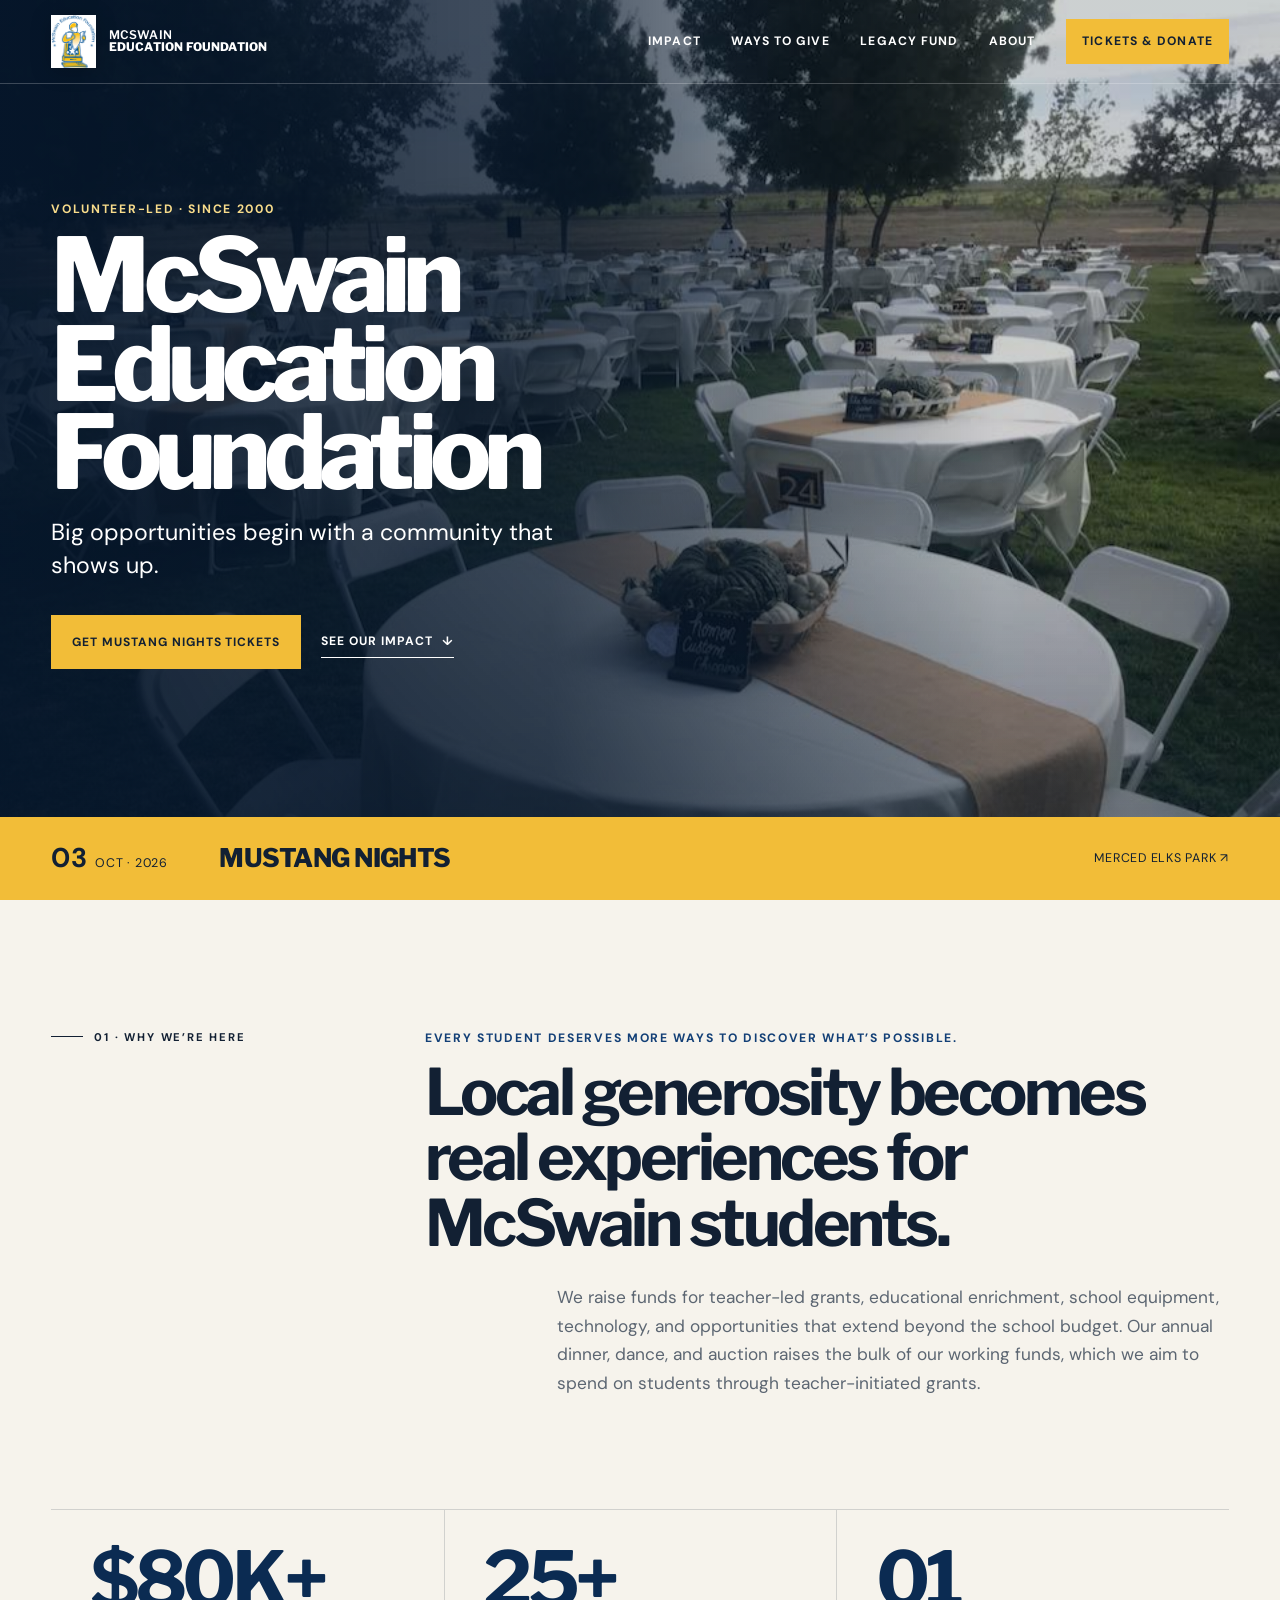
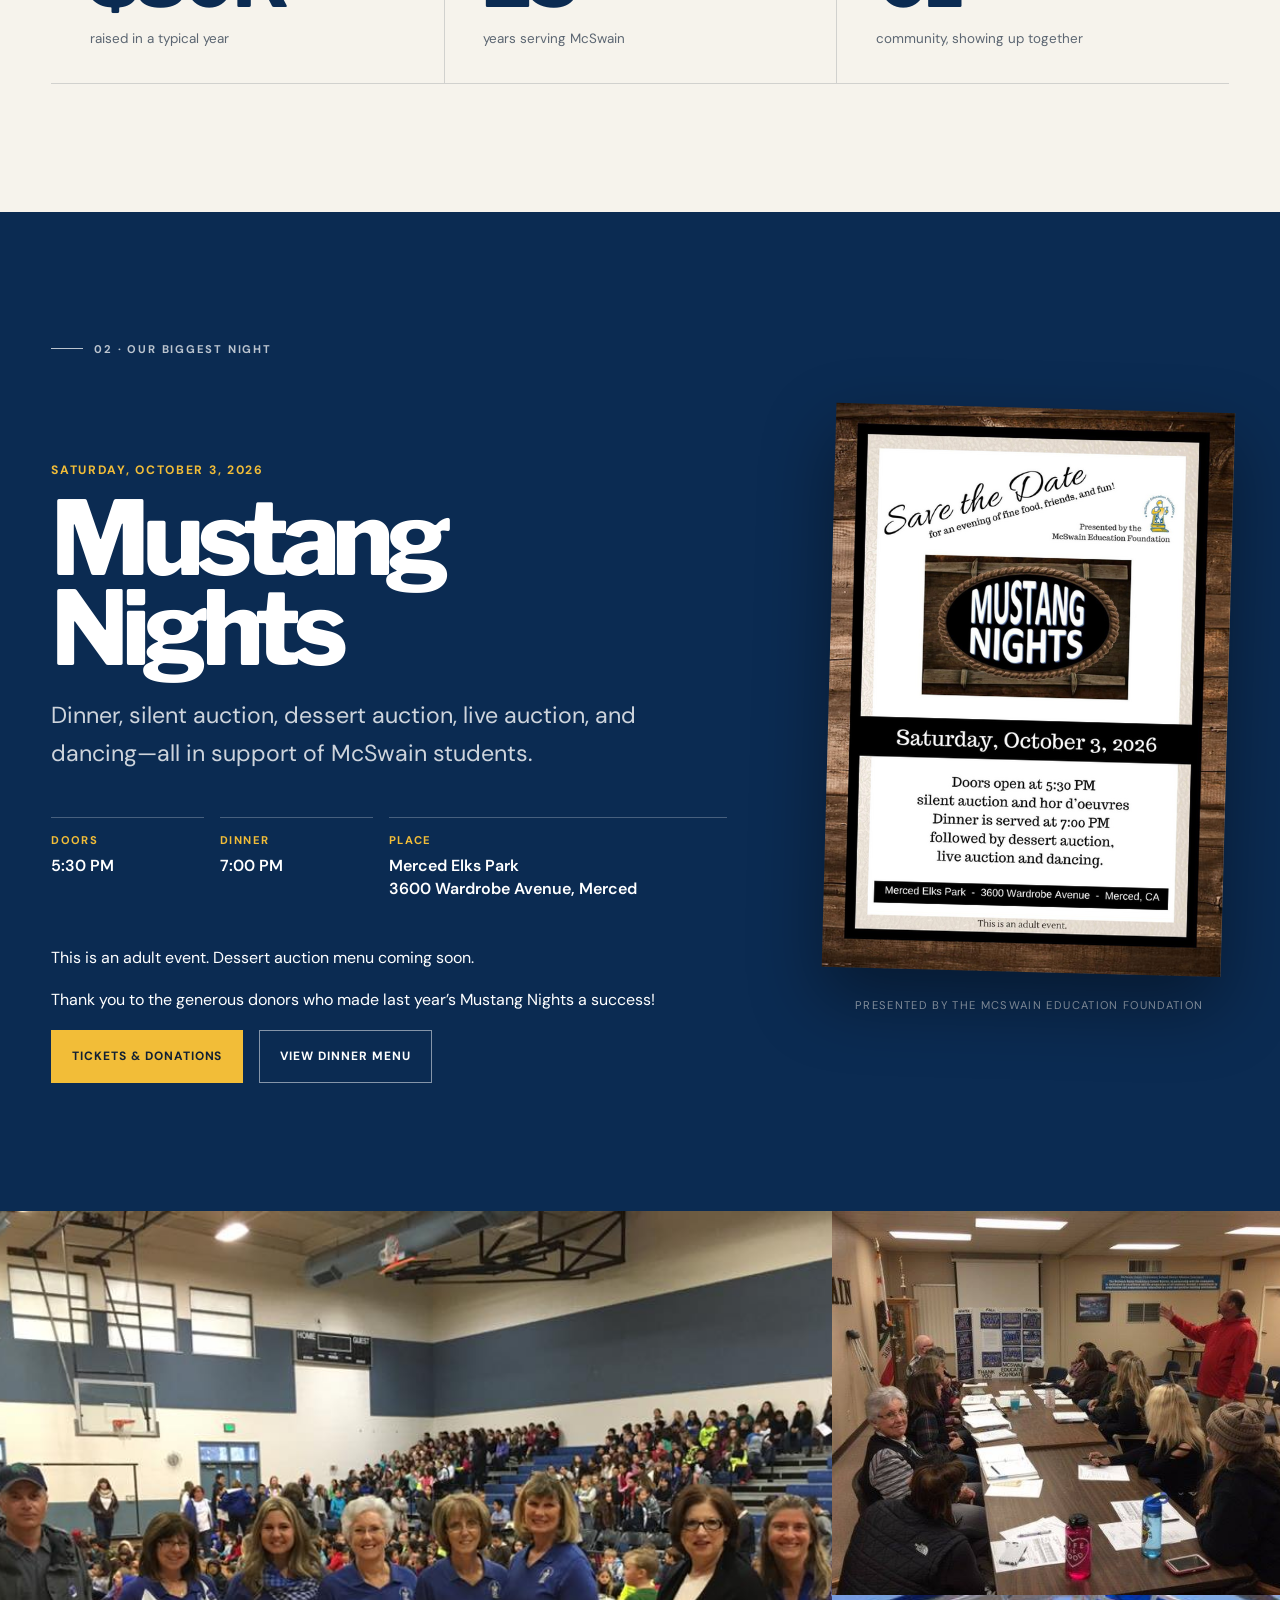
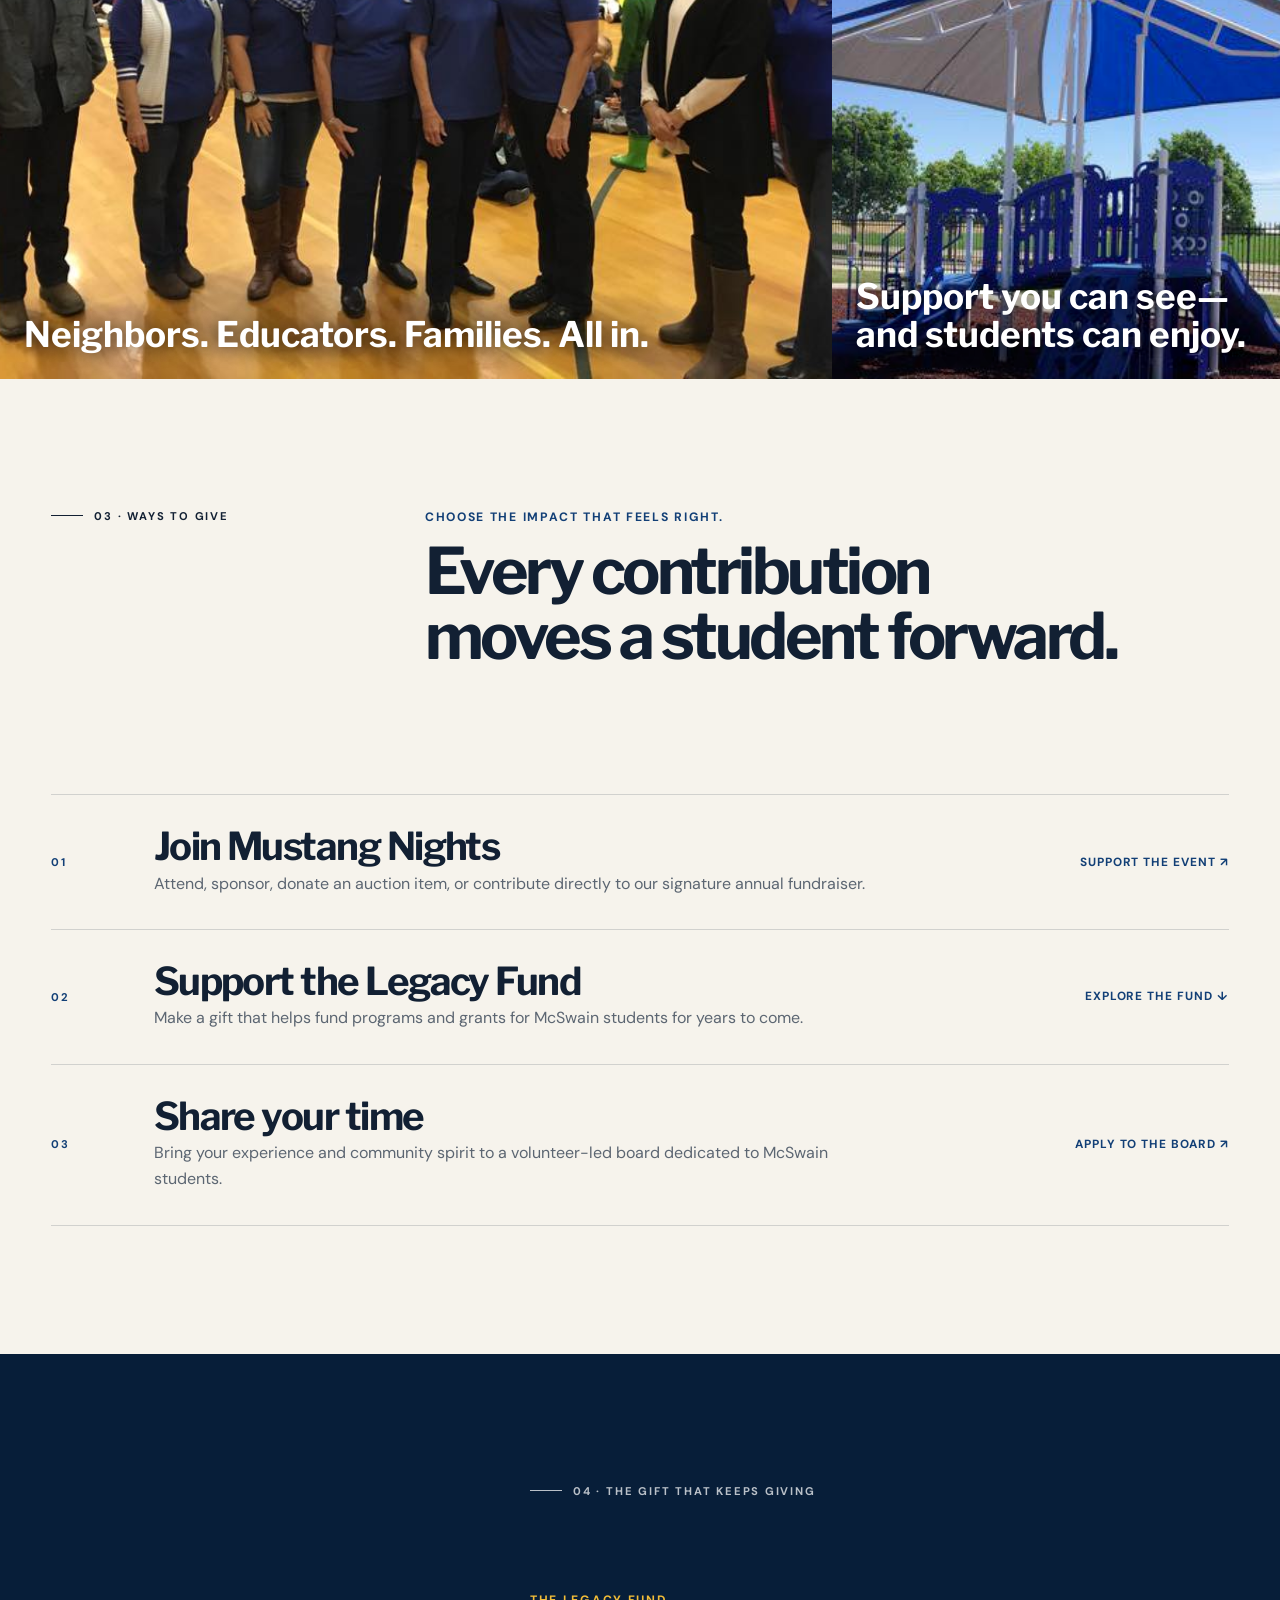
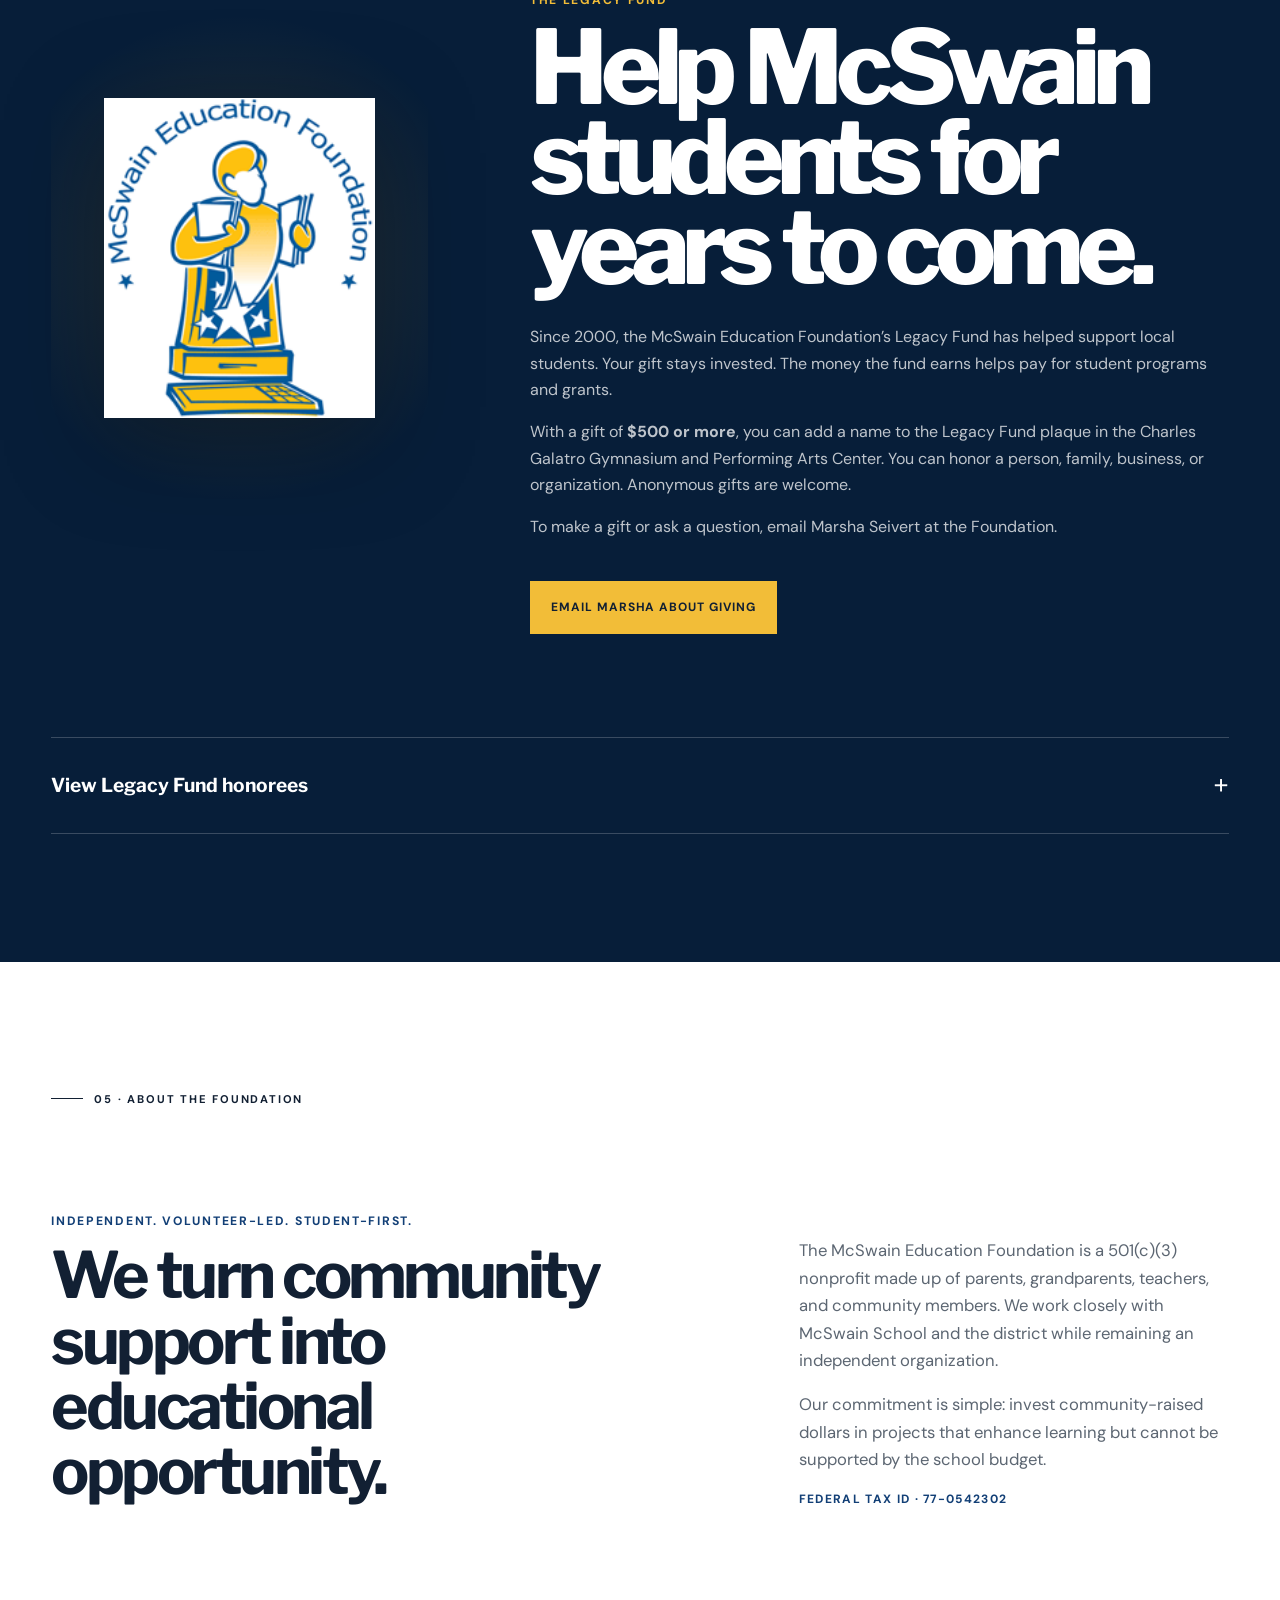
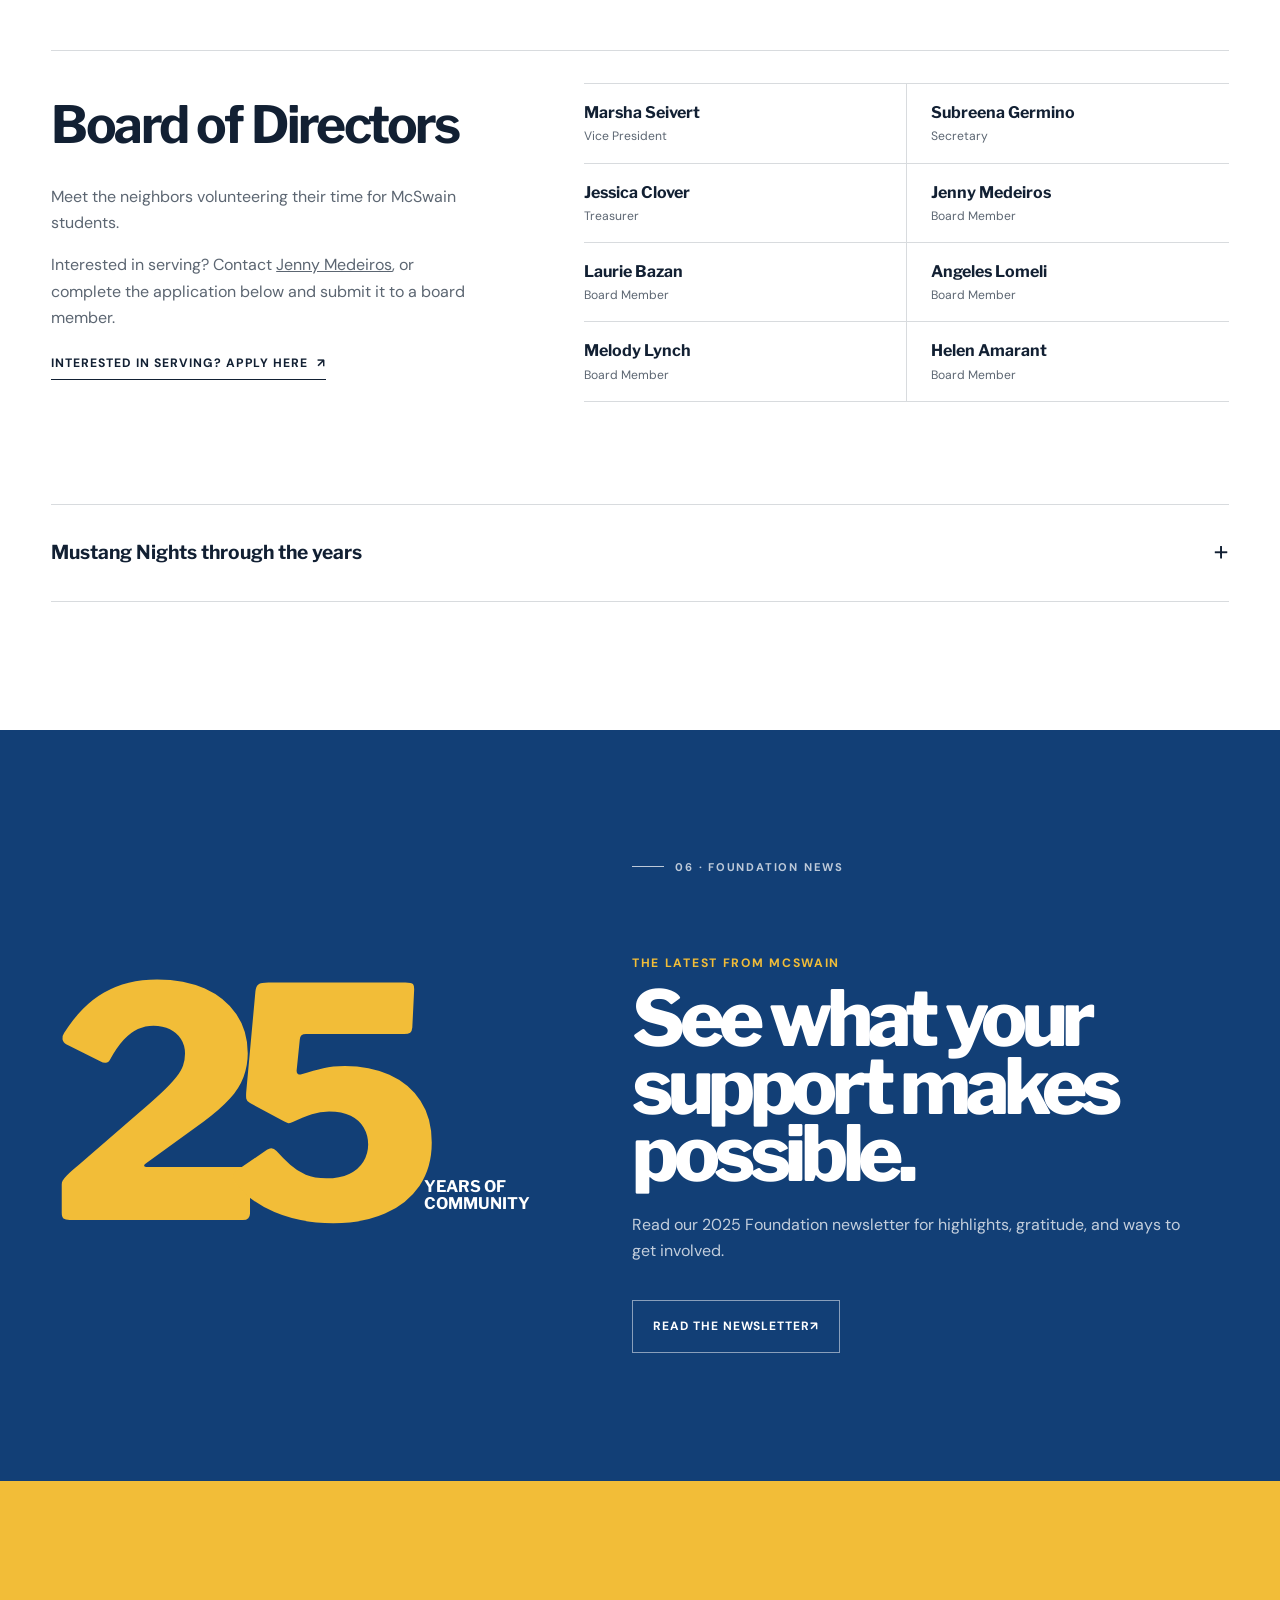
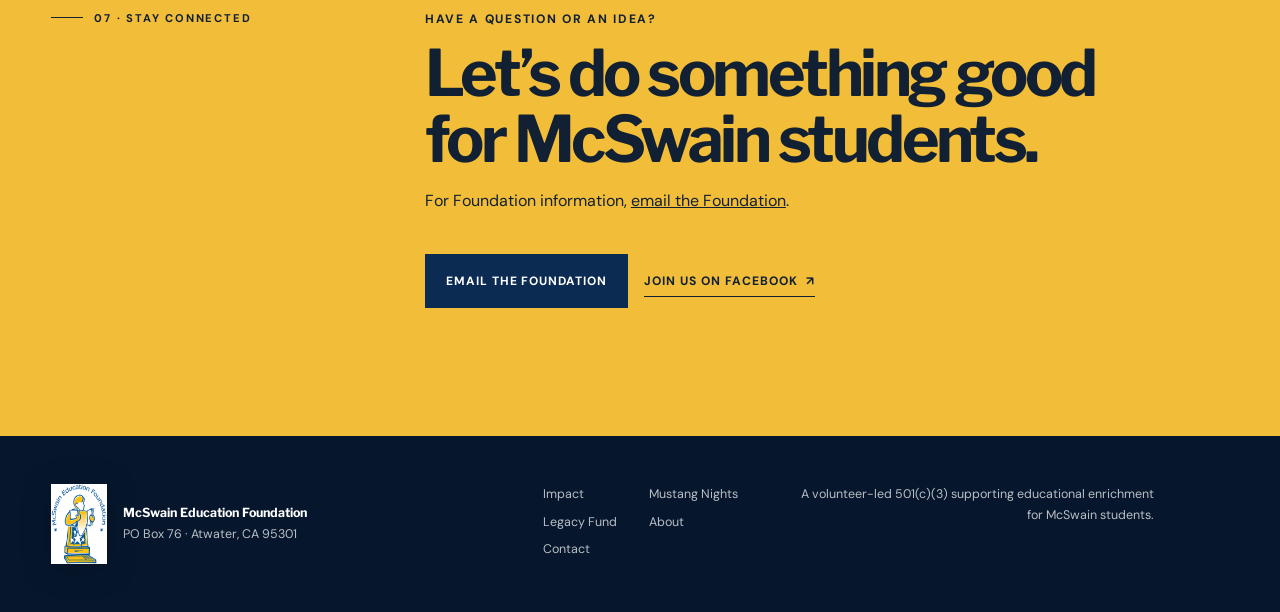
<file: site/index.html>
<!doctype html>
<html lang="en">
  <head>
    <meta charset="UTF-8" />
    <meta name="viewport" content="width=device-width, initial-scale=1.0" />
    <meta
      name="description"
      content="The McSwain Education Foundation helps fund educational opportunities, classroom grants, and student enrichment at McSwain School."
    />
    <meta name="theme-color" content="#0b2b52" />
    <meta property="og:title" content="McSwain Education Foundation" />
    <meta
      property="og:description"
      content="A community-powered foundation creating bigger opportunities for McSwain students."
    />
    <meta property="og:image" content="https://mcswainfoundation.org/assets/mustang-nights-tables.jpg" />
    <title>McSwain Education Foundation</title>
    <link rel="canonical" href="https://mcswainfoundation.org/" />
    <meta property="og:url" content="https://mcswainfoundation.org/" />
    <link rel="icon" href="assets/foundation-logo.png" />
    <link rel="preconnect" href="https://fonts.googleapis.com" />
    <link rel="preconnect" href="https://fonts.gstatic.com" crossorigin />
    <link
      href="https://fonts.googleapis.com/css2?family=DM+Sans:wght@400;500;600;700&family=Libre+Franklin:ital,wght@0,600;0,700;0,800;1,600&display=swap"
      rel="stylesheet"
    />
    <link rel="stylesheet" href="styles.css" />
    <script type="application/ld+json">
      {
        "@context": "https://schema.org",
        "@type": "NGO",
        "name": "McSwain Education Foundation",
        "foundingDate": "2000",
        "address": {
          "@type": "PostalAddress",
          "postOfficeBoxNumber": "76",
          "addressLocality": "Atwater",
          "addressRegion": "CA",
          "postalCode": "95301",
          "addressCountry": "US"
        },
        "taxID": "77-0542302"
      }
    </script>
  </head>
  <body>
    <a class="skip-link" href="#main">Skip to content</a>

    <header class="site-header" data-header>
      <a class="brand" href="#top" aria-label="McSwain Education Foundation home">
        <img src="assets/foundation-logo.png" alt="" width="54" height="64" />
        <span>McSwain <strong>Education Foundation</strong></span>
      </a>
      <button class="menu-toggle" type="button" aria-expanded="false" aria-controls="site-nav">
        <span></span><span></span>
        <span class="sr-only">Open menu</span>
      </button>
      <nav id="site-nav" class="site-nav" aria-label="Primary navigation">
        <a href="#impact">Impact</a>
        <a href="#give">Ways to give</a>
        <a href="#legacy">Legacy fund</a>
        <a href="#about">About</a>
        <a class="nav-cta" href="https://mcswaineducationfoundation.ticketspice.com/2026-mustang-nights">Tickets &amp; donate</a>
      </nav>
    </header>

    <main id="main">
      <section id="top" class="hero" aria-labelledby="hero-title">
        <div class="hero-media" aria-hidden="true">
          <img src="assets/mustang-nights-tables.jpg" alt="" />
        </div>
        <div class="hero-shade" aria-hidden="true"></div>
        <div class="hero-content">
          <p class="eyebrow hero-kicker">Volunteer-led · Since 2000</p>
          <h1 id="hero-title">McSwain<br />Education Foundation</h1>
          <p class="hero-promise">Big opportunities begin with a community that shows up.</p>
          <div class="hero-actions">
            <a class="button button-gold" href="https://mcswaineducationfoundation.ticketspice.com/2026-mustang-nights">Get Mustang Nights tickets</a>
            <a class="text-link text-link-light" href="#impact">See our impact <span aria-hidden="true">↓</span></a>
          </div>
        </div>
        <a class="event-ribbon" href="#mustang-nights" aria-label="Mustang Nights 2026 event details">
          <span class="event-date"><strong>03</strong> OCT · 2026</span>
          <span class="event-name">Mustang Nights</span>
          <span class="event-place">Merced Elks Park <span aria-hidden="true">↗</span></span>
        </a>
      </section>

      <section id="impact" class="intro section-pad">
        <div class="section-label reveal">01 · Why we’re here</div>
        <div class="intro-copy reveal">
          <p class="eyebrow">Every student deserves more ways to discover what’s possible.</p>
          <h2>Local generosity becomes real experiences for McSwain students.</h2>
          <p>
            We raise funds for teacher-led grants, educational enrichment, school equipment,
            technology, and opportunities that extend beyond the school budget. Our annual dinner,
            dance, and auction raises the bulk of our working funds, which we aim to spend
            on students through teacher-initiated grants.
          </p>
        </div>
        <div class="impact-numbers reveal" aria-label="Foundation highlights">
          <div><strong>$80K+</strong><span>raised in a typical year</span></div>
          <div><strong>25+</strong><span>years serving McSwain</span></div>
          <div><strong>01</strong><span>community, showing up together</span></div>
        </div>
      </section>

      <section id="mustang-nights" class="event-feature section-pad">
        <div class="event-copy reveal">
          <div class="section-label section-label-light">02 · Our biggest night</div>
          <p class="eyebrow eyebrow-gold">Saturday, October 3, 2026</p>
          <h2>Mustang Nights</h2>
          <p class="event-lede">
            Dinner, silent auction, dessert auction, live auction, and dancing—all in support
            of McSwain students.
          </p>
          <dl class="event-details">
            <div><dt>Doors</dt><dd>5:30 PM</dd></div>
            <div><dt>Dinner</dt><dd>7:00 PM</dd></div>
            <div><dt>Place</dt><dd>Merced Elks Park<br />3600 Wardrobe Avenue, Merced</dd></div>
          </dl>
          <p>This is an adult event. Dessert auction menu coming soon.</p>
          <p>Thank you to the generous donors who made last year’s Mustang Nights a success!</p>
          <div class="button-row">
            <a class="button button-gold" href="https://mcswaineducationfoundation.ticketspice.com/2026-mustang-nights">Tickets &amp; donations</a>
            <button class="button button-outline" type="button" data-open-menu>View dinner menu</button>
          </div>
        </div>
        <figure class="event-poster reveal">
          <img src="assets/mustang-nights-2026.png" alt="Mustang Nights event invitation for October 3, 2026" />
          <figcaption>Presented by the McSwain Education Foundation</figcaption>
        </figure>
      </section>

      <section class="photo-story" aria-label="McSwain community in action">
        <figure class="photo photo-wide reveal">
          <img src="assets/mustang-nights-volunteers.jpg" alt="McSwain Education Foundation volunteers together at an event" loading="lazy" />
          <figcaption>Neighbors. Educators. Families. All in.</figcaption>
        </figure>
        <figure class="photo reveal">
          <img src="assets/community-meeting.jpg" alt="Community members working together at a Foundation gathering" loading="lazy" />
        </figure>
        <figure class="photo reveal">
          <img src="assets/mcswain-playground.png" alt="Blue playground equipment funded for McSwain students" loading="lazy" />
          <figcaption>Support you can see—and students can enjoy.</figcaption>
        </figure>
      </section>

      <section id="give" class="give section-pad">
        <div class="section-label reveal">03 · Ways to give</div>
        <div class="section-heading reveal">
          <p class="eyebrow">Choose the impact that feels right.</p>
          <h2>Every contribution moves a student forward.</h2>
        </div>
        <div class="give-list">
          <article class="give-item reveal">
            <span class="give-number">01</span>
            <div>
              <h3>Join Mustang Nights</h3>
              <p>Attend, sponsor, donate an auction item, or contribute directly to our signature annual fundraiser.</p>
            </div>
            <a href="https://mcswaineducationfoundation.ticketspice.com/2026-mustang-nights" aria-label="Support Mustang Nights">Support the event <span aria-hidden="true">↗</span></a>
          </article>
          <article class="give-item reveal">
            <span class="give-number">02</span>
            <div>
              <h3>Support the Legacy Fund</h3>
              <p>Make a gift that helps fund programs and grants for McSwain students for years to come.</p>
            </div>
            <a href="#legacy">Explore the fund <span aria-hidden="true">↓</span></a>
          </article>
          <article class="give-item reveal">
            <span class="give-number">03</span>
            <div>
              <h3>Share your time</h3>
              <p>Bring your experience and community spirit to a volunteer-led board dedicated to McSwain students.</p>
            </div>
            <a href="https://docs.google.com/document/d/1Uos8PiHecew7Do11fbAXiZWEbtcxI75zvogA-jwVEys/edit">Apply to the board <span aria-hidden="true">↗</span></a>
          </article>
        </div>
      </section>

      <section id="legacy" class="legacy section-pad" aria-labelledby="legacy-title">
        <div class="legacy-mark reveal" aria-hidden="true">
          <img src="assets/foundation-logo.png" alt="" loading="lazy" />
        </div>
        <div class="legacy-copy reveal">
          <div class="section-label section-label-light">04 · The gift that keeps giving</div>
          <p class="eyebrow eyebrow-gold">The Legacy Fund</p>
          <h2 id="legacy-title">Help McSwain students for years to come.</h2>
          <p>
            Since 2000, the McSwain Education Foundation’s Legacy Fund has helped support
            local students. Your gift stays invested. The money the fund earns helps pay for
            student programs and grants.
          </p>
          <p>
            With a gift of <strong>$500 or more</strong>, you can add a name to the Legacy Fund
            plaque in the Charles Galatro Gymnasium and Performing Arts Center. You can honor
            a person, family, business, or organization. Anonymous gifts are welcome.
          </p>
          <p>To make a gift or ask a question, email Marsha Seivert at the Foundation.</p>
          <a class="button button-gold" href="mailto:m.seivert@comcast.net?subject=Legacy%20Fund%20information">Email Marsha about giving</a>
        </div>
        <details class="donor-roll reveal">
          <summary>View Legacy Fund honorees <span aria-hidden="true">+</span></summary>
          <div class="donor-columns">
            <div>
              <h3>Founding Legacy Members</h3>
              <p>Bobby and Jackie Dallas<br />Bud and Eleanor Roduner<br />Charles and Linda Galatro<br />Clyde and Barbara Fields<br />Dennis Cardoza and Barbara McLoughlin<br />George and Debra Morrow<br />Jim and Tricia King<br />Joe and Helen Amarant<br />John and Eleanor Lema<br />Mark and Marsha Seivert<br />The Carabello Family<br />In memory of Christina Volbrecht<br />Stribling Family Trust<br />Todd and Becky Machado<br />Tim and Marilyn O’Neil<br />The Belo Family<br />Don and Betty Rogers<br />Richard, Tom, and Bernadine Rogers</p>
            </div>
            <div>
              <h3>Legacy Donors</h3>
              <p>Walt and Sue Koehn<br />Ted and Maria Dietz Family<br />Clay and Sheri Nordman<br />Santa Fe Pet Hospital<br />Silver Bell Barn<br />Gary and Linda Rieke<br />Kevin and Suzanne Mitchell<br />Phil and Katie Favier<br />Grossman Family<br />The Ewing Family<br />Amy and Keith Kano<br />Joe Stefani Family<br />The Seifert Family<br />Richard and Carol Robinson<br />Vince &amp; Kathy Fucillo<br />Reschenberg Family<br />Terry &amp; Stacey Bohlke<br />Homen Family<br />Ray &amp; Lucille Milani<br />County Bank<br />Buhach Pre School<br />Donald Woods Family<br />Scott Skidmore Family<br />Paul Singer Family<br />John and Marlene Johnson<br />Matt and Kenny Sellers<br />Hertan Family<br />Eli and Laurie Bazan<br />The Godbold Family</p>
            </div>
          </div>
        </details>
      </section>

      <section id="about" class="about section-pad">
        <div class="section-label reveal">05 · About the Foundation</div>
        <div class="about-grid">
          <div class="about-lede reveal">
            <p class="eyebrow">Independent. Volunteer-led. Student-first.</p>
            <h2>We turn community support into educational opportunity.</h2>
          </div>
          <div class="about-body reveal">
            <p>
              The McSwain Education Foundation is a 501(c)(3) nonprofit made up of parents,
              grandparents, teachers, and community members. We work closely with McSwain
              School and the district while remaining an independent organization.
            </p>
            <p>
              Our commitment is simple: invest community-raised dollars in projects that
              enhance learning but cannot be supported by the school budget.
            </p>
            <p class="tax-id">Federal Tax ID · 77-0542302</p>
          </div>
        </div>

        <div class="board reveal">
          <div class="board-intro">
            <h3>Board of Directors</h3>
            <p>Meet the neighbors volunteering their time for McSwain students.</p>
            <p>Interested in serving? Contact <a href="mailto:jenemedeiros@gmail.com">Jenny Medeiros</a>,
            or complete the application below and submit it to a board member.</p>
            <a class="text-link" href="https://docs.google.com/document/d/1Uos8PiHecew7Do11fbAXiZWEbtcxI75zvogA-jwVEys/edit">Interested in serving? Apply here <span aria-hidden="true">↗</span></a>
          </div>
          <ul class="board-list">
            <li><strong>Marsha Seivert</strong><span>Vice President</span></li>
            <li><strong>Subreena Germino</strong><span>Secretary</span></li>
            <li><strong>Jessica Clover</strong><span>Treasurer</span></li>
            <li><strong>Jenny Medeiros</strong><span>Board Member</span></li>
            <li><strong>Laurie Bazan</strong><span>Board Member</span></li>
            <li><strong>Angeles Lomeli</strong><span>Board Member</span></li>
            <li><strong>Melody Lynch</strong><span>Board Member</span></li>
            <li><strong>Helen Amarant</strong><span>Board Member</span></li>
          </ul>
        </div>

        <details class="history reveal">
          <summary>Mustang Nights through the years <span aria-hidden="true">+</span></summary>
          <div class="history-grid">
            <p><strong>2026</strong> Mustang Nights · October 3</p>
            <p><strong>2025</strong> Mustang Nights · October 4</p>
            <p><strong>2024</strong> Mustang Nights · September 28</p>
            <p><strong>2023</strong> Mustang Nights · October 7</p>
            <p><strong>2022</strong> Mustang Nights · October 8</p>
            <p><strong>2021</strong> Drive-thru Mustang Nights &amp; Virtual Auction · October 9</p>
            <p><strong>2020</strong> No event due to COVID</p>
            <p><strong>2019</strong> Mustang Nights · September 21</p>
            <p><strong>2018</strong> Happy Fall Y’all · September 29</p>
            <p><strong>2017</strong> Boots, Chaps and Cowboy Hats · September 23</p>
            <p><strong>2016</strong> Boots and Bling · September 17</p>
            <p><strong>2015</strong> Taste of Wild Wild West · September 19</p>
            <p><strong>2014</strong> Taste of California Mardi Gras · September 20</p>
            <p><strong>2013</strong> Taste of California Goes South of the Border · September 21</p>
            <p><strong>2012</strong> Taste of the Tropics · September 29</p>
            <p><strong>2011</strong> Taste of Tuscany · September 17</p>
            <p><strong>2010</strong> Taste of California, Denim and Diamonds · September 18</p>
            <p><strong>2009</strong> Taste of California Goes Country · September 19</p>
            <p><strong>2008</strong> Taste of California · September 13</p>
          </div>
        </details>
      </section>

      <section id="news" class="news section-pad">
        <div class="news-art reveal" aria-hidden="true"><span>25</span><small>years of<br />community</small></div>
        <div class="news-copy reveal">
          <div class="section-label section-label-light">06 · Foundation news</div>
          <p class="eyebrow eyebrow-gold">The latest from McSwain</p>
          <h2>See what your support makes possible.</h2>
          <p>Read our 2025 Foundation newsletter for highlights, gratitude, and ways to get involved.</p>
          <a class="button button-outline" href="documents/2025-foundation-newsletter.pdf">Read the newsletter <span aria-hidden="true">↗</span></a>
        </div>
      </section>

      <section id="contact" class="contact section-pad">
        <div class="section-label reveal">07 · Stay connected</div>
        <div class="contact-inner reveal">
          <p class="eyebrow">Have a question or an idea?</p>
          <h2>Let’s do something good for McSwain students.</h2>
          <p>For Foundation information, <a href="mailto:m.seivert@comcast.net">email the Foundation</a>.</p>
          <div class="contact-actions">
            <a class="button button-blue" href="mailto:m.seivert@comcast.net">Email the Foundation</a>
            <a class="text-link" href="https://www.facebook.com/groups/1646034125611234/">Join us on Facebook <span aria-hidden="true">↗</span></a>
          </div>
        </div>
      </section>
    </main>

    <footer class="site-footer">
      <div class="footer-brand">
        <img src="assets/foundation-logo.png" alt="" width="68" height="80" loading="lazy" />
        <p><strong>McSwain Education Foundation</strong><br />PO Box 76 · Atwater, CA 95301</p>
      </div>
      <nav aria-label="Footer navigation">
        <a href="#impact">Impact</a>
        <a href="#mustang-nights">Mustang Nights</a>
        <a href="#legacy">Legacy Fund</a>
        <a href="#about">About</a>
        <a href="#contact">Contact</a>
      </nav>
      <p class="footer-note">A volunteer-led 501(c)(3) supporting educational enrichment for McSwain students.</p>
    </footer>

    <dialog class="menu-dialog" data-menu-dialog>
      <button class="dialog-close" type="button" data-close-menu aria-label="Close dinner menu">×</button>
      <div class="dialog-layout">
        <img src="assets/ribeye-dinner.jpg" alt="Ribeye steak dinner" loading="lazy" />
        <div>
          <p class="eyebrow">Slick Fork Catering</p>
          <h2>Mustang Nights Dinner</h2>
          <ul>
            <li>Salad with ranch or balsamic</li>
            <li>Rolls and butter</li>
            <li>15-ounce ribeye with garlic butter</li>
            <li>Garlic mashed potatoes</li>
            <li>Seasonal grilled vegetables</li>
            <li>Cowboy corn</li>
            <li>Dessert auction following dinner</li>
          </ul>
          <a class="button button-gold" href="https://mcswaineducationfoundation.ticketspice.com/2026-mustang-nights">Get tickets</a>
        </div>
      </div>
    </dialog>

    <script src="script.js"></script>
  </body>
</html>
</file>
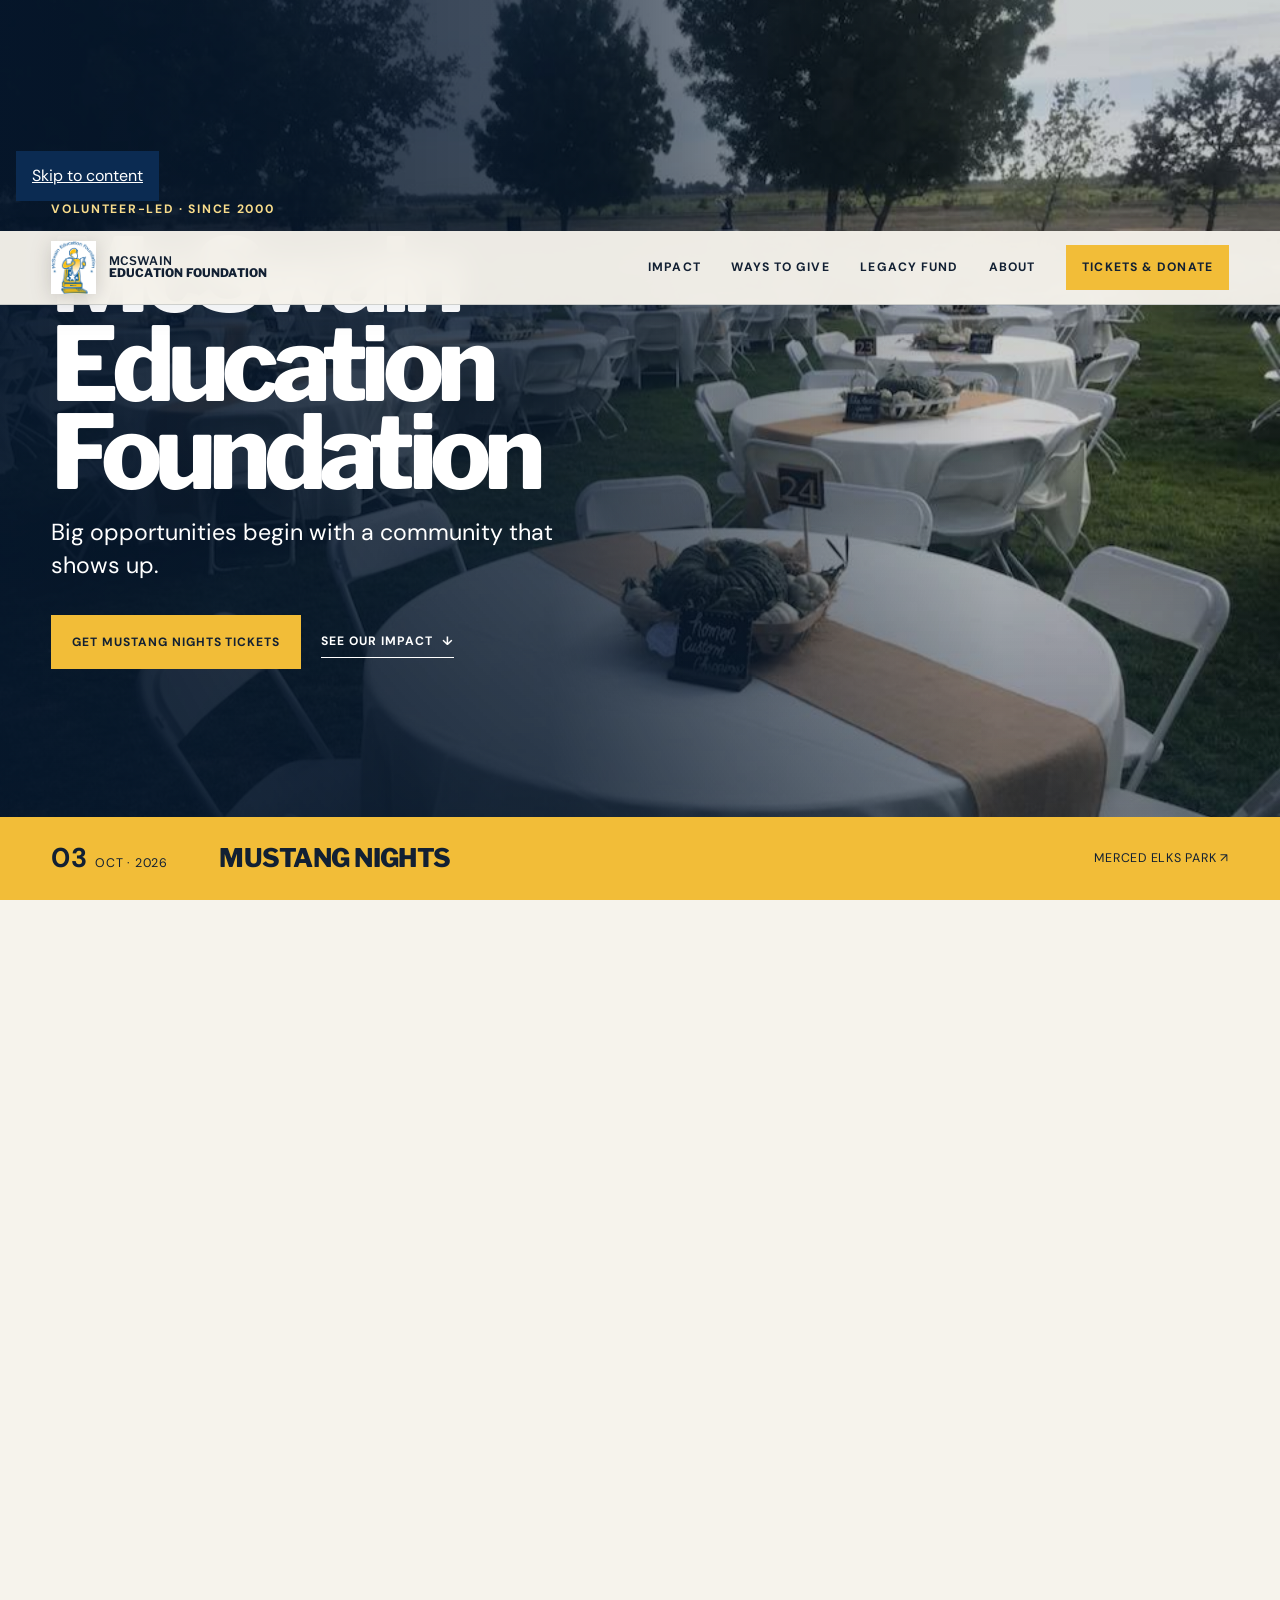
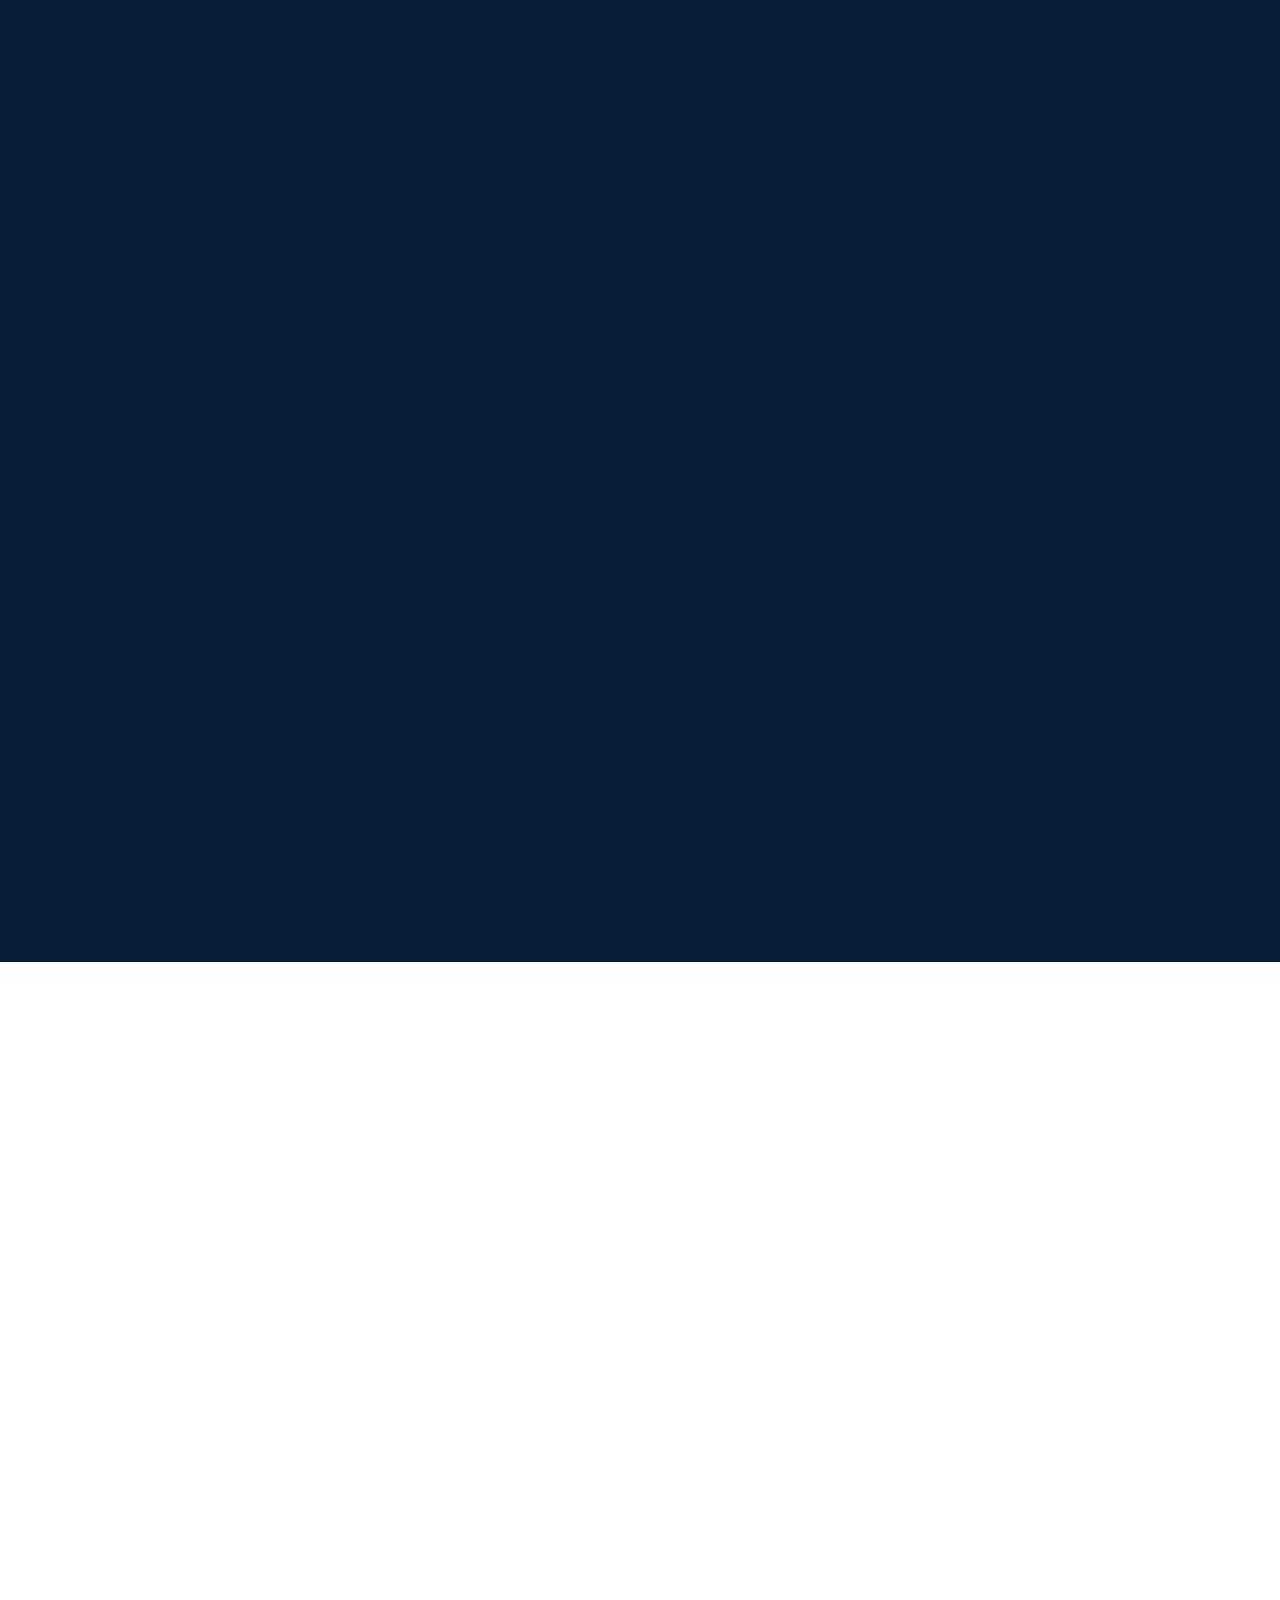
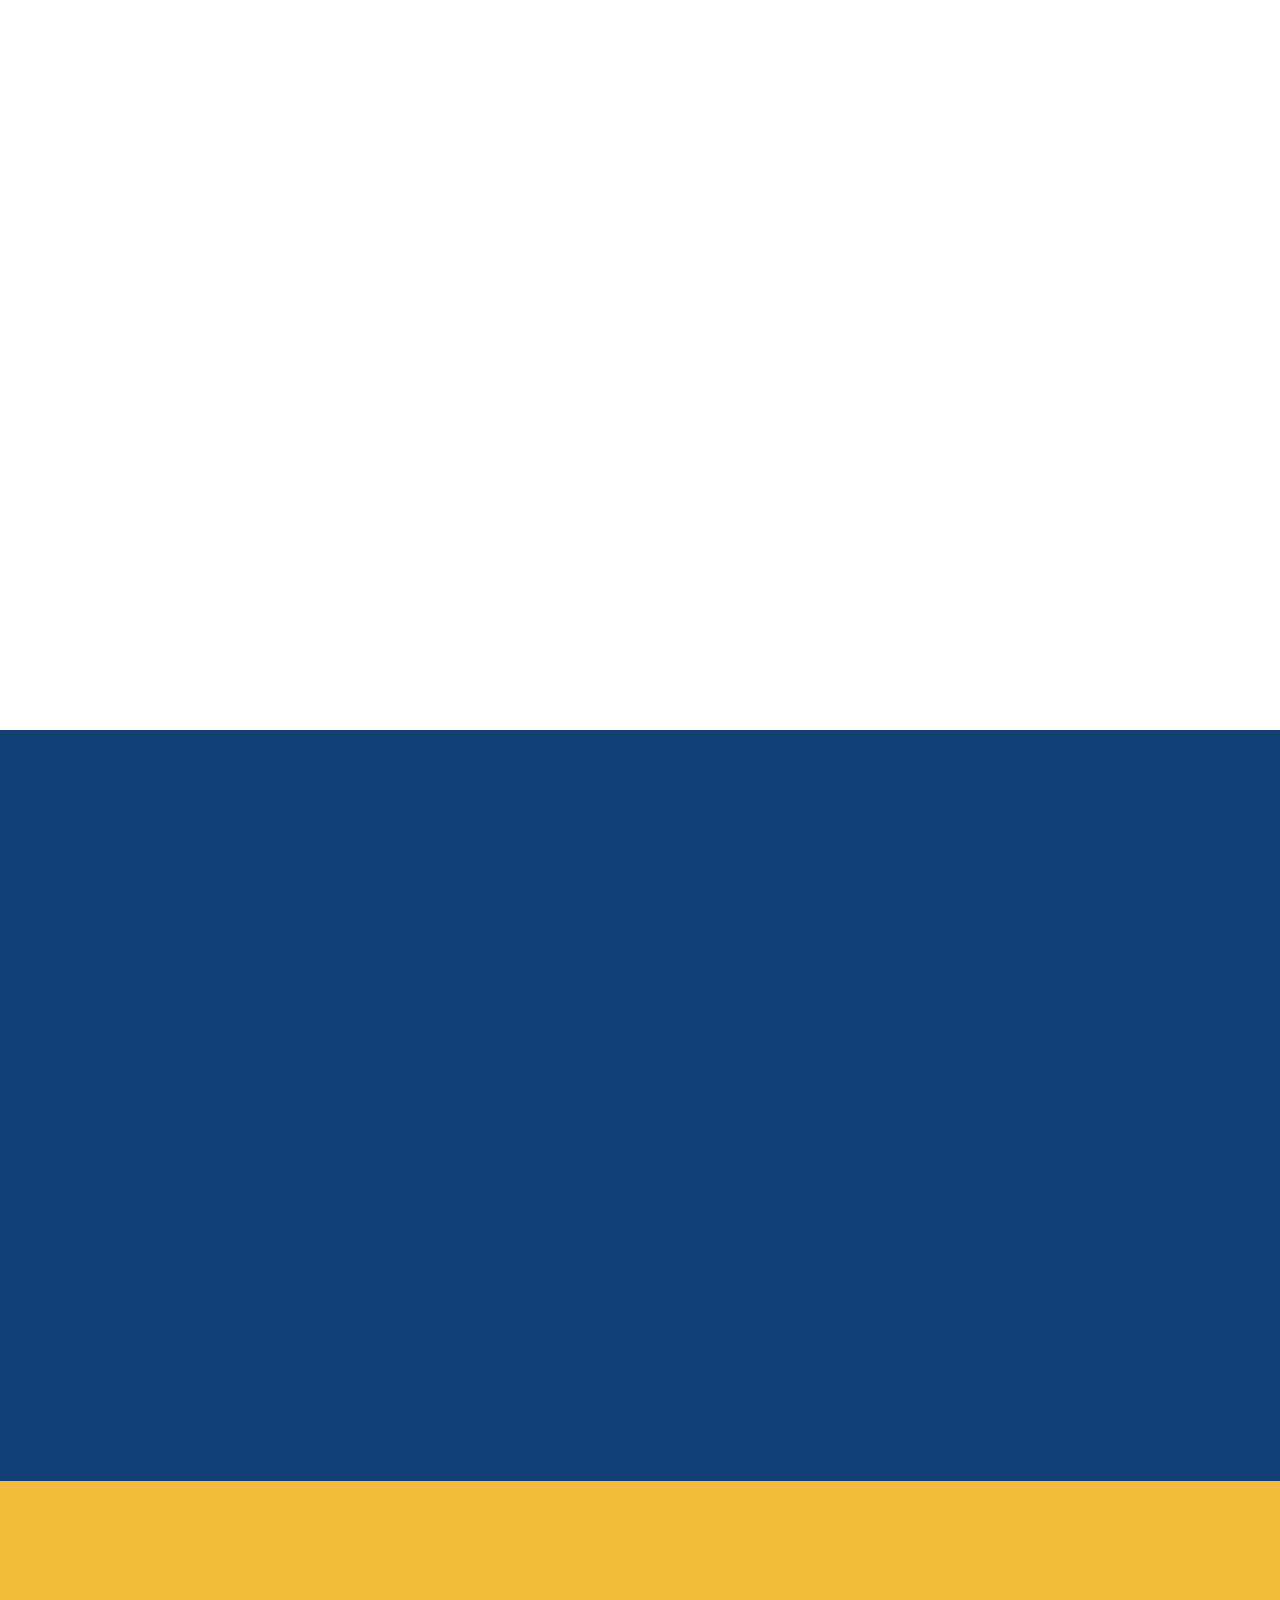
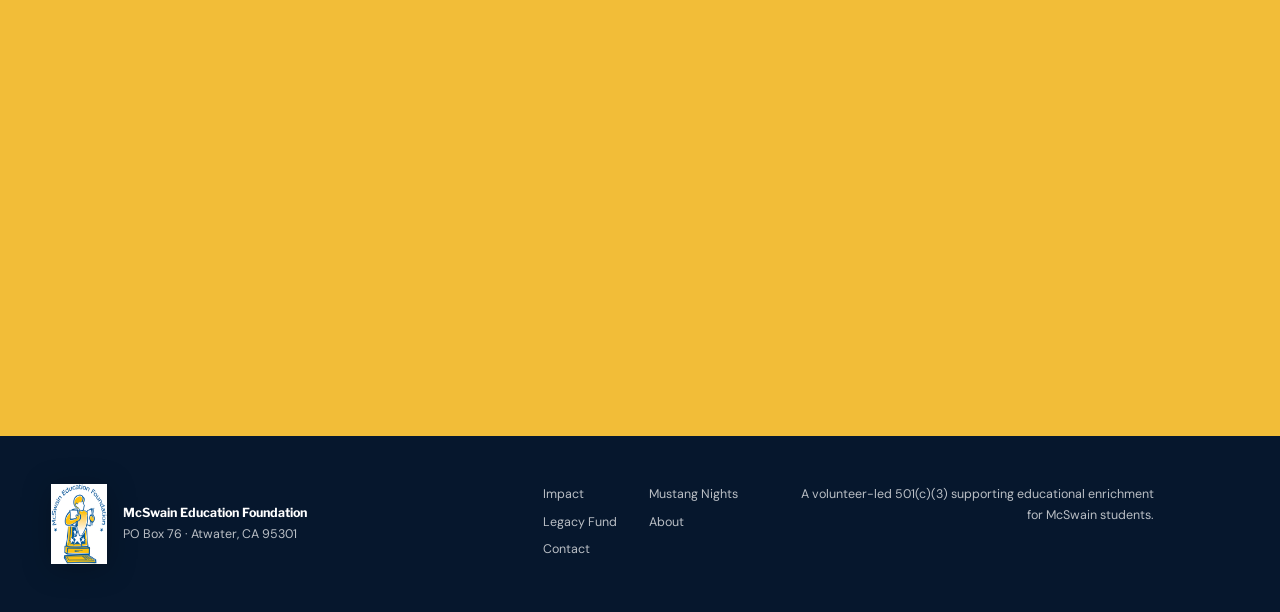
<file: site/about.html>
<!doctype html><html lang="en"><head><meta charset="UTF-8"><meta name="viewport" content="width=device-width,initial-scale=1"><meta http-equiv="refresh" content="0;url=./#about"><title>About · McSwain Education Foundation</title></head><body><p><a href="./#about">Continue to About the Foundation</a></p></body></html>
</file>
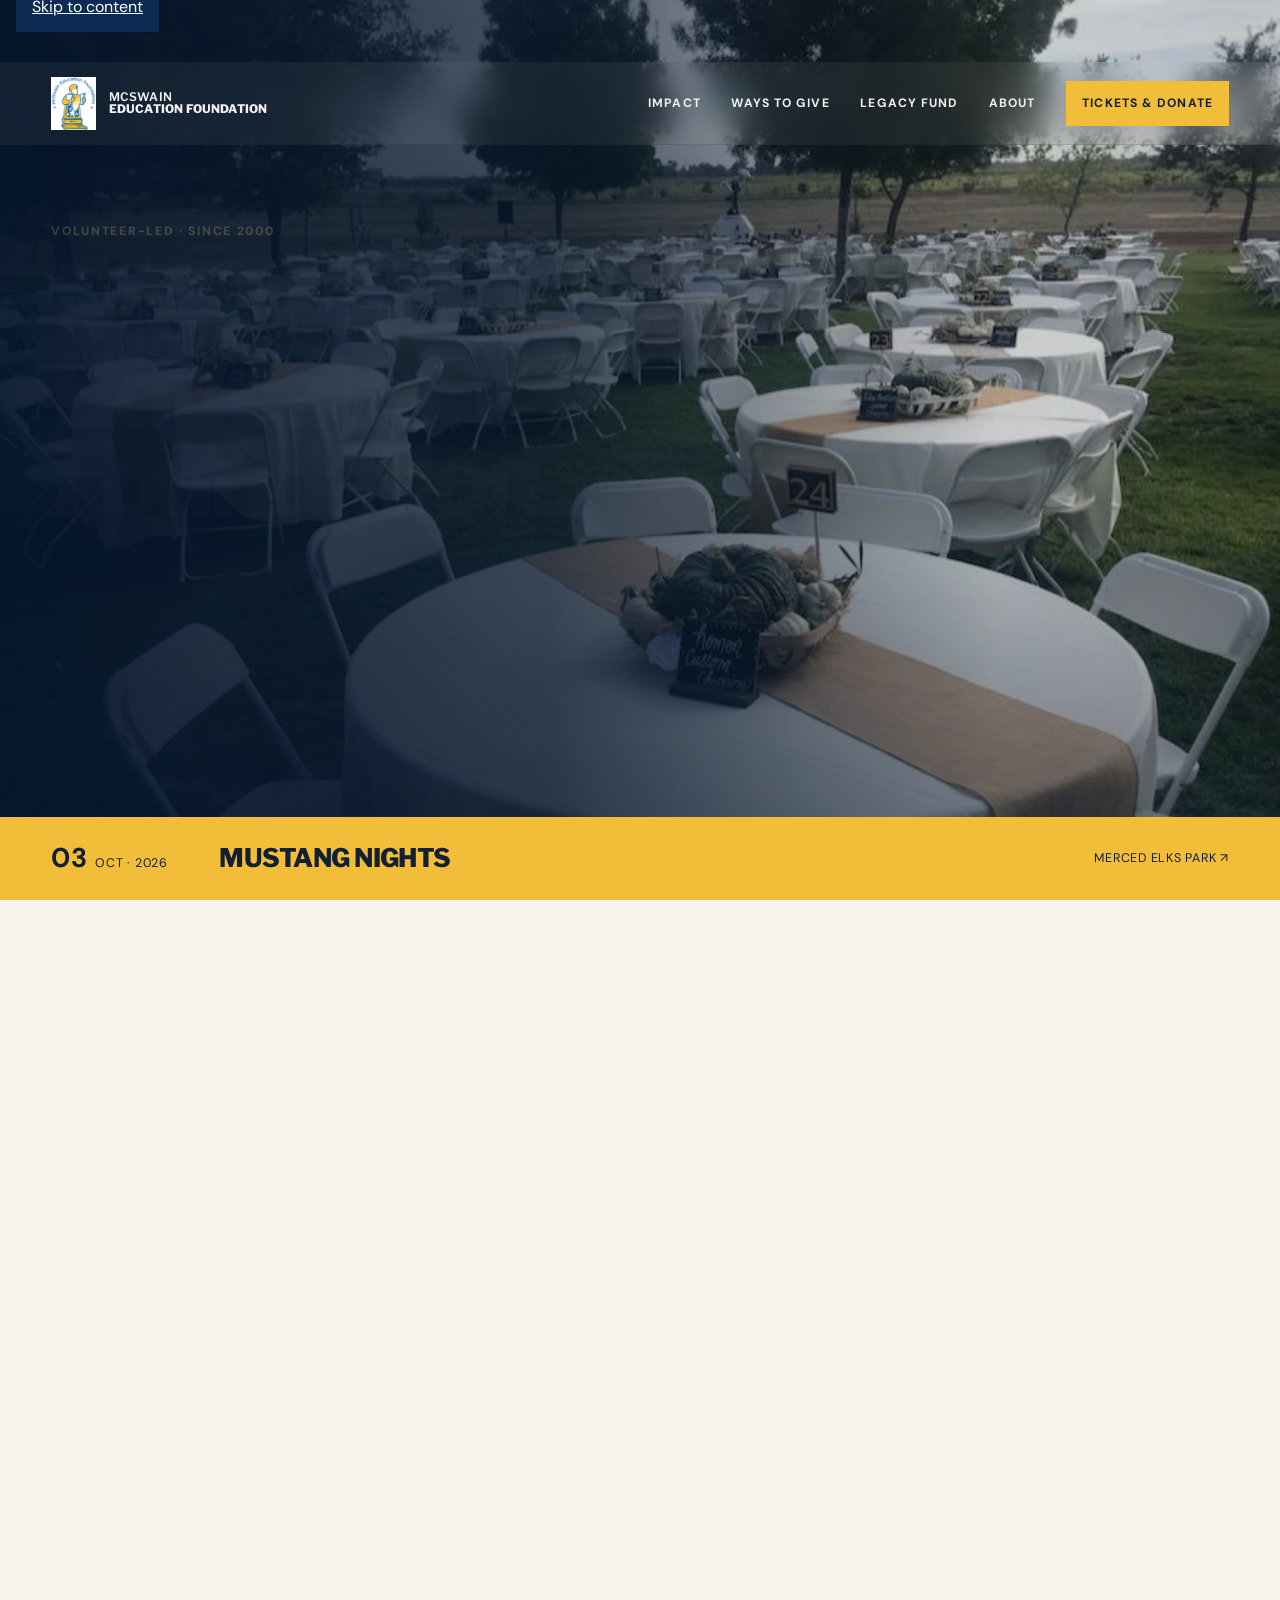
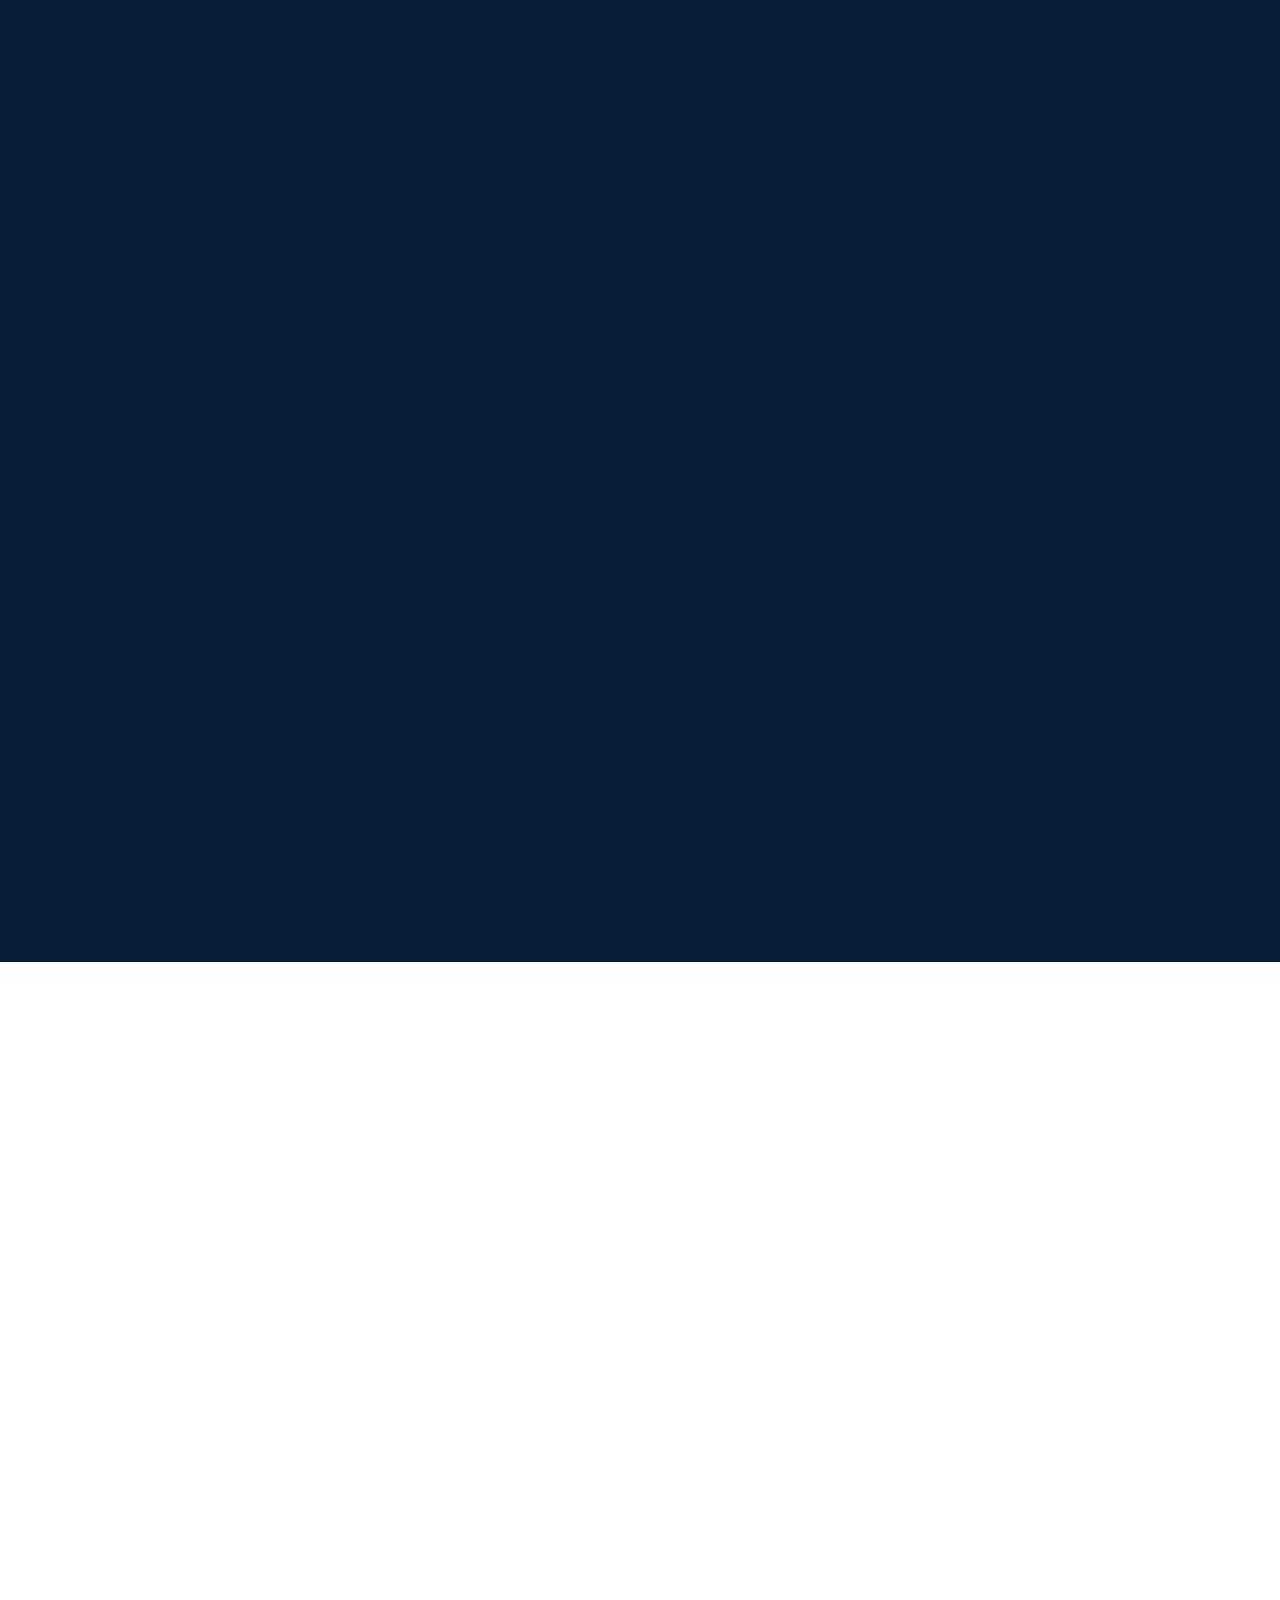
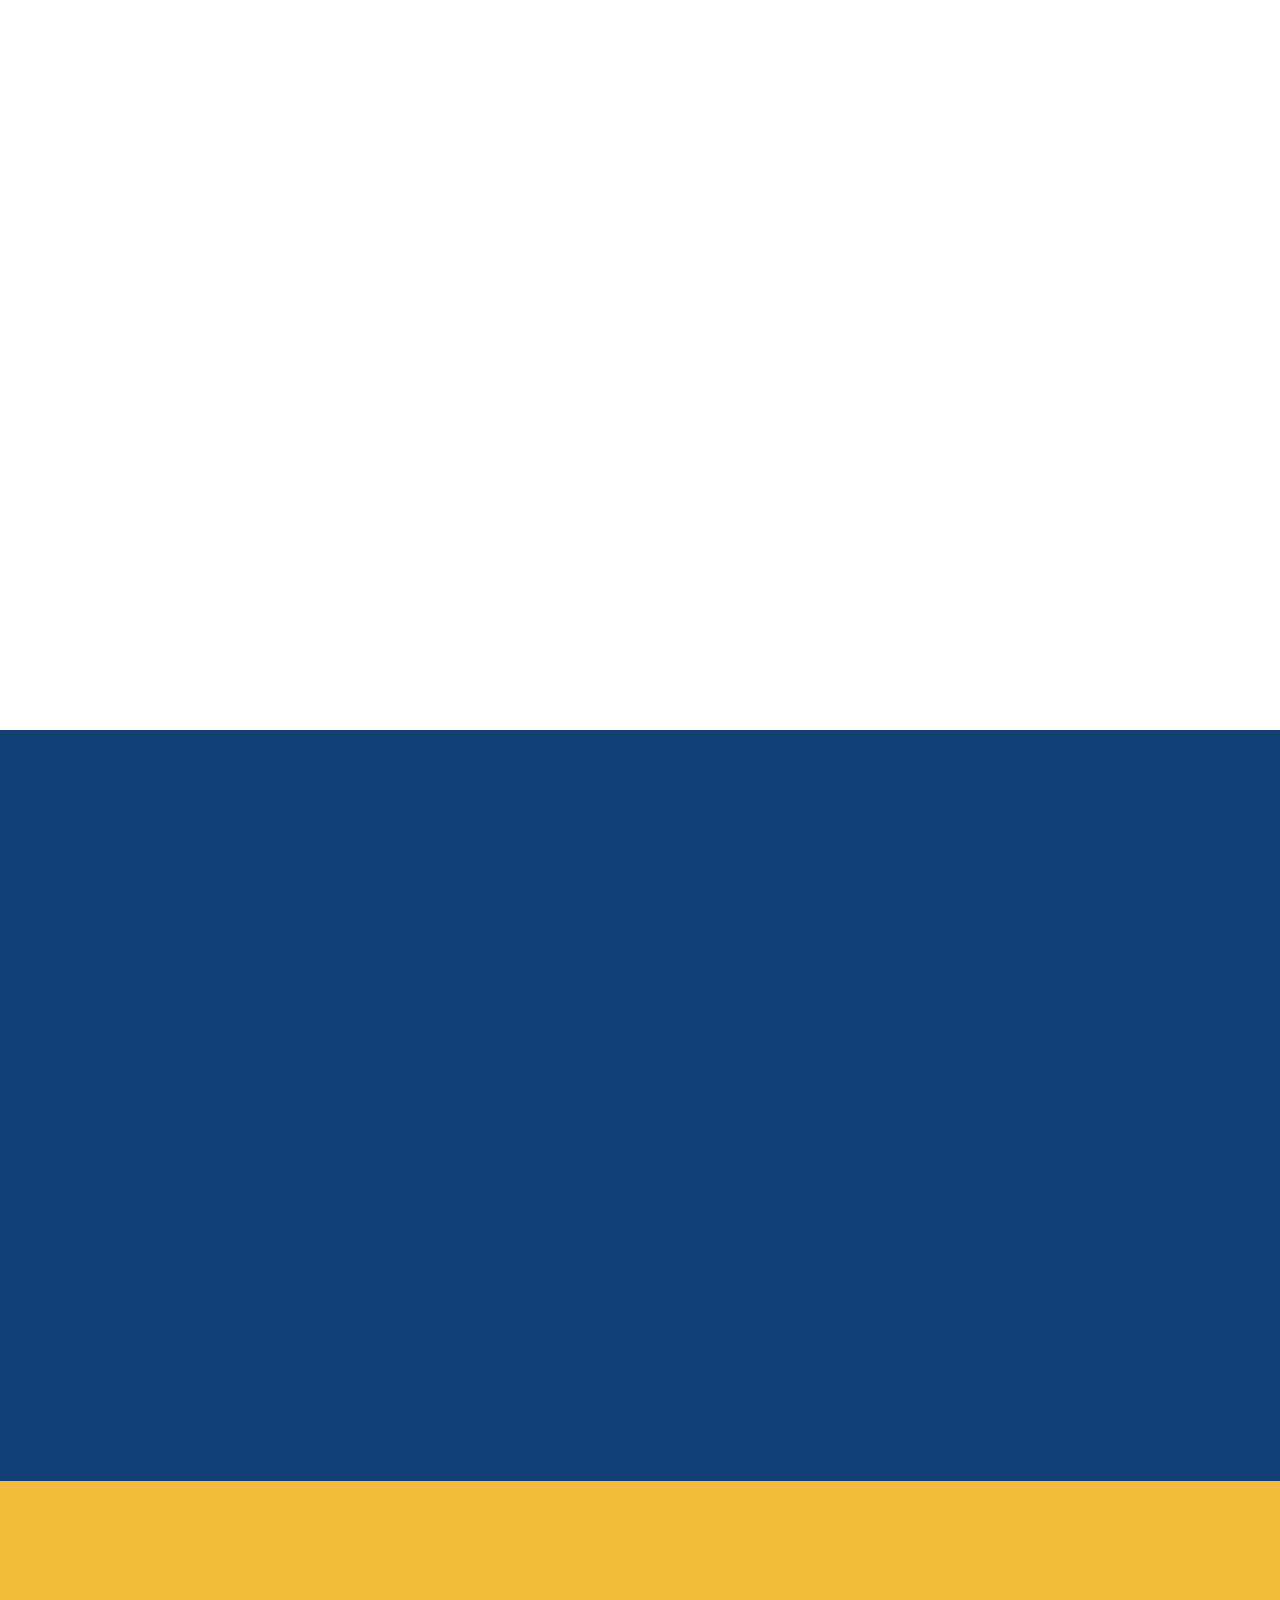
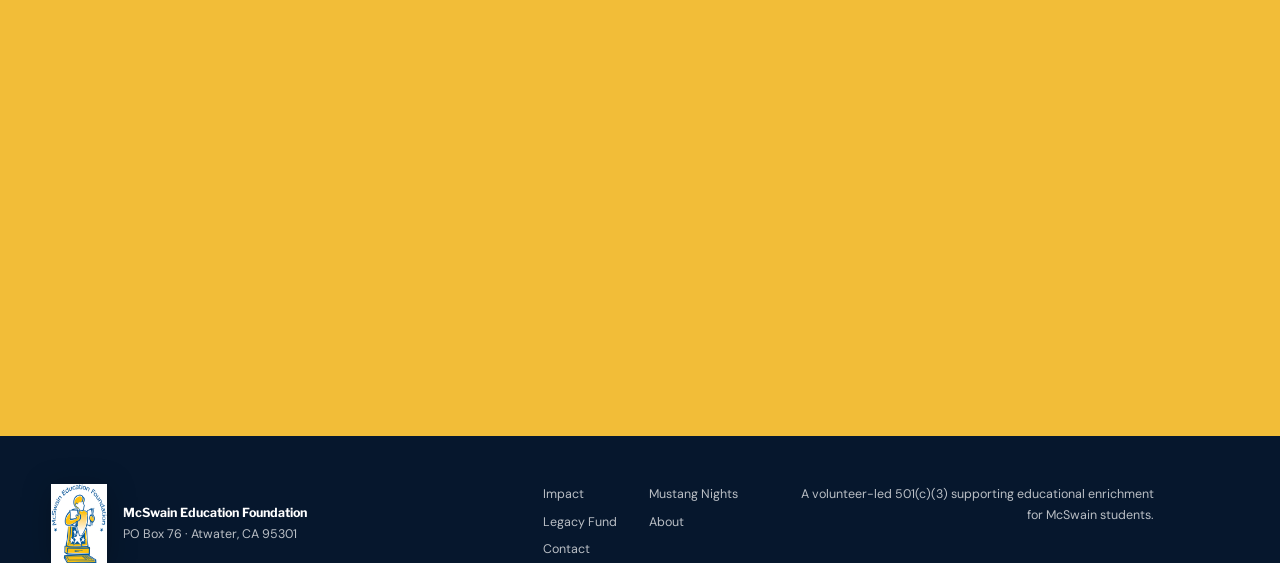
<file: site/annual-giving.html>
<!doctype html><html lang="en"><head><meta charset="UTF-8"><meta name="viewport" content="width=device-width,initial-scale=1"><meta http-equiv="refresh" content="0;url=./#give"><title>Ways to Give · McSwain Education Foundation</title></head><body><p><a href="./#give">Continue to Ways to Give</a></p></body></html>
</file>
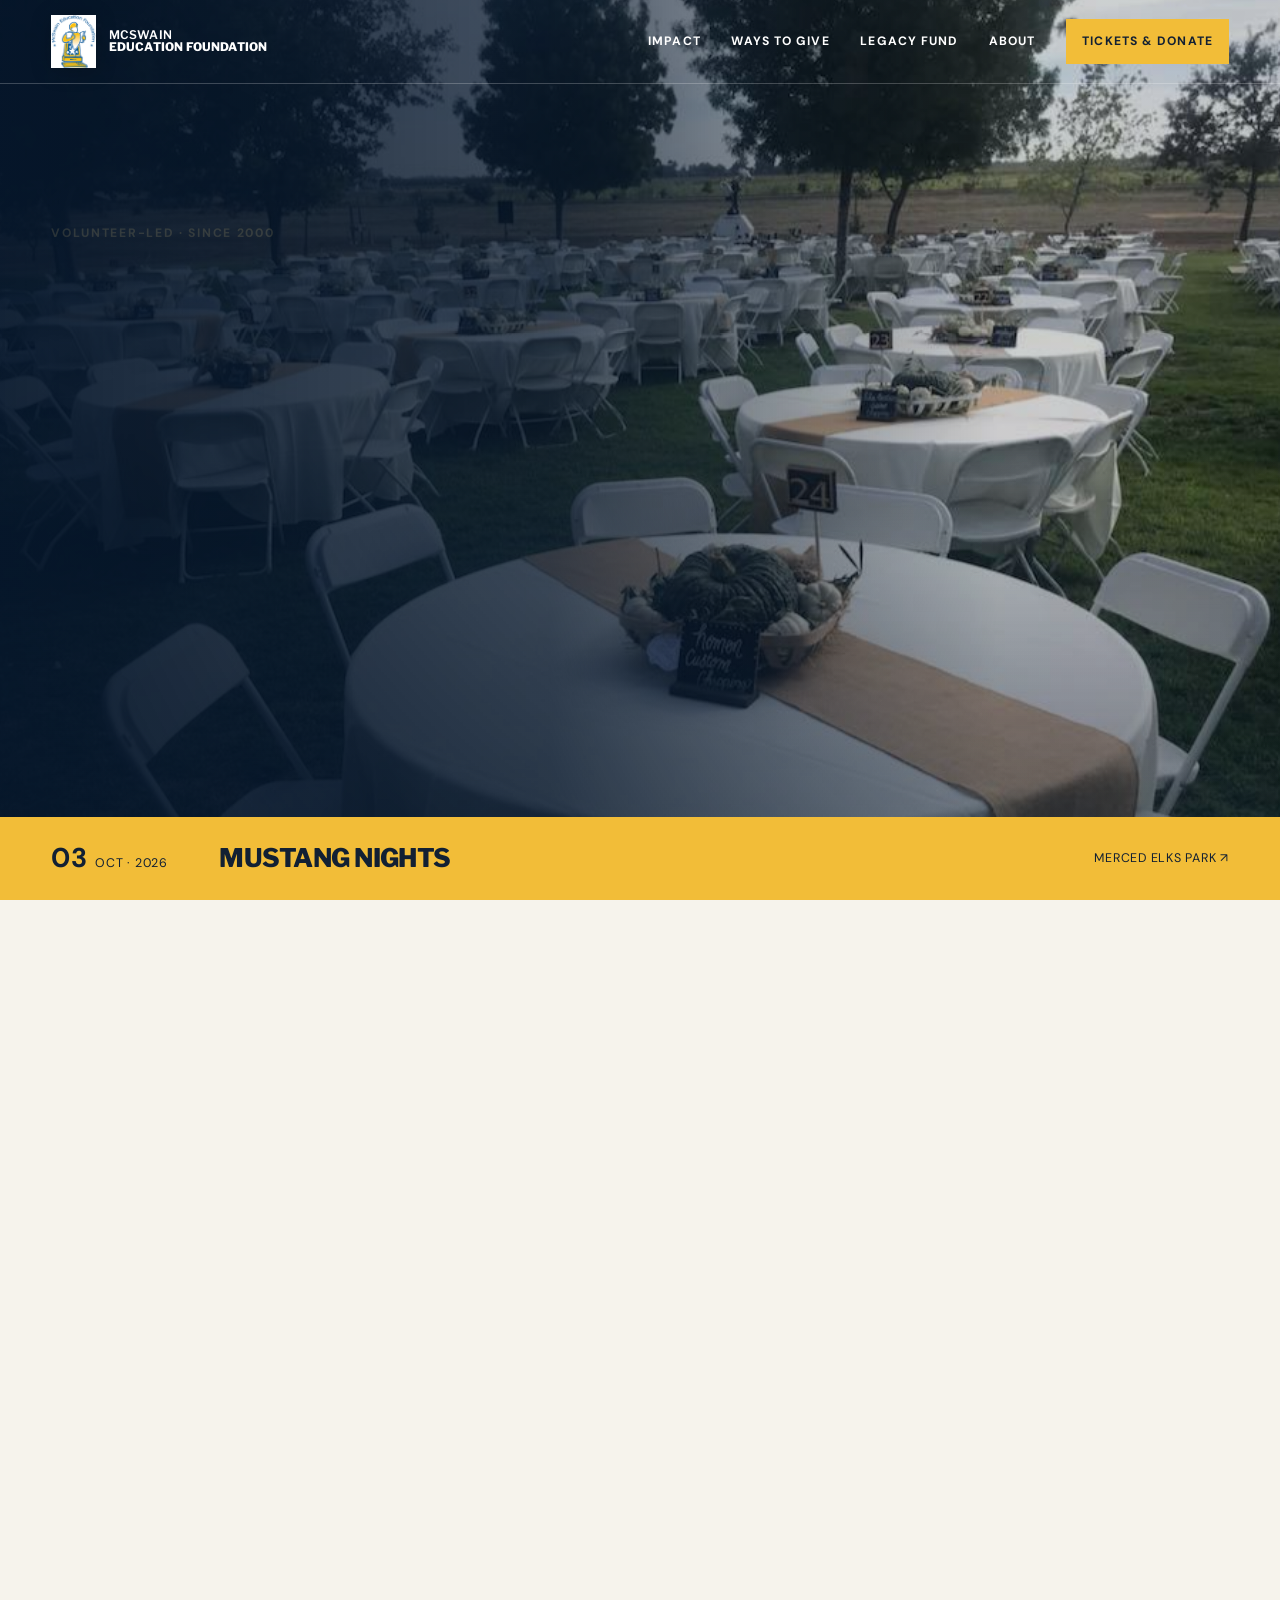
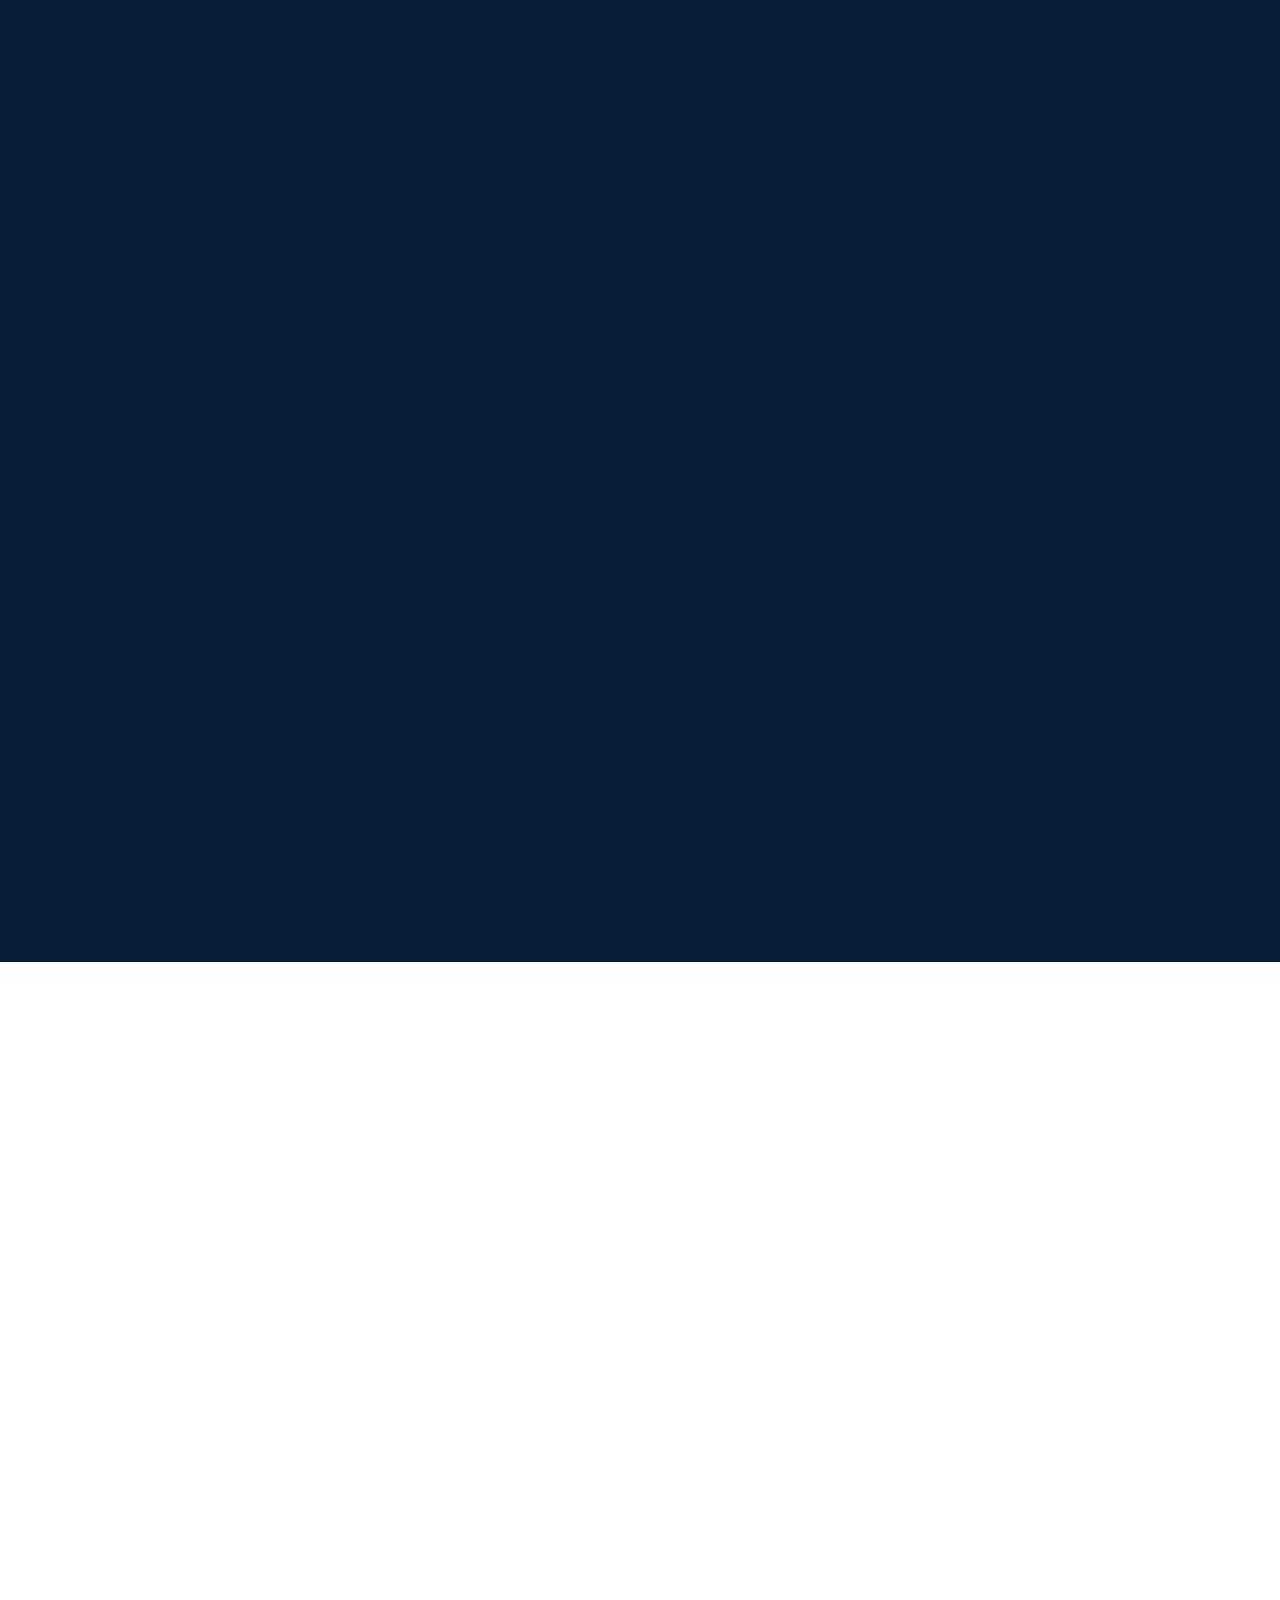
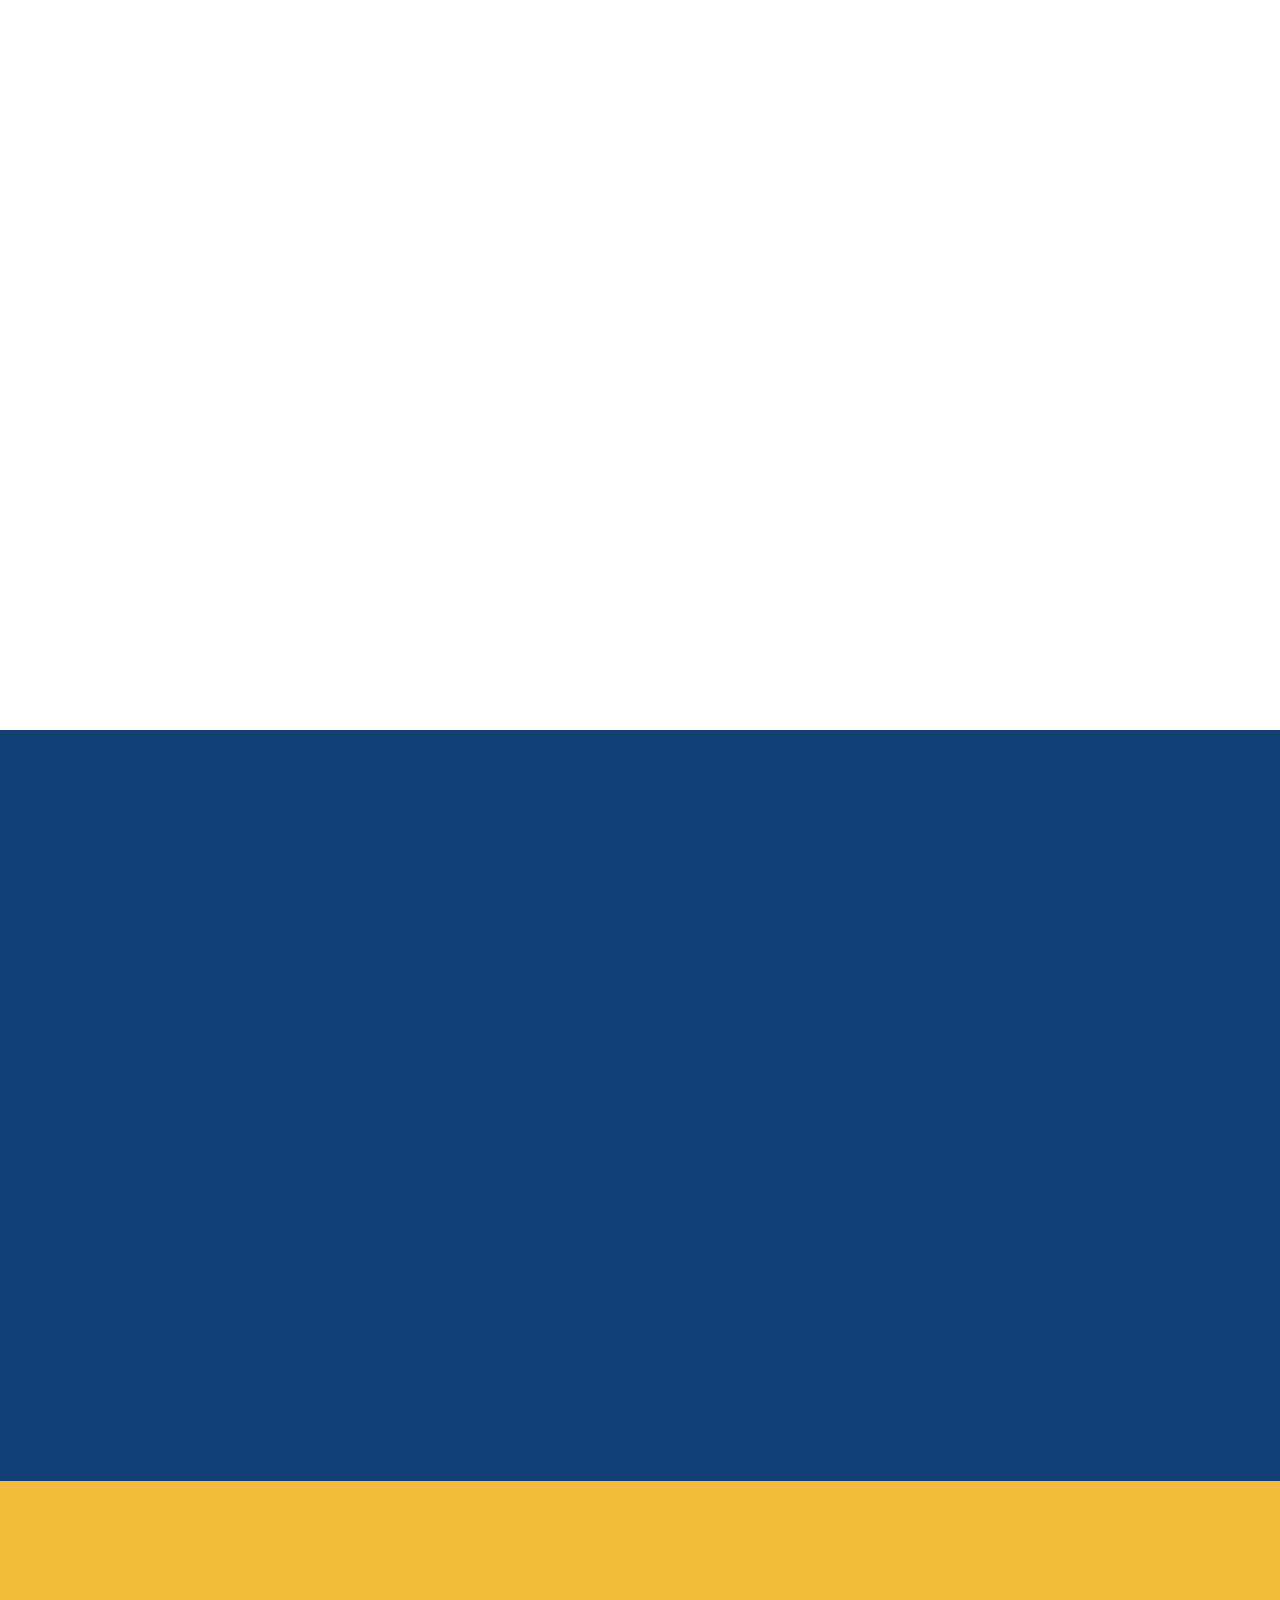
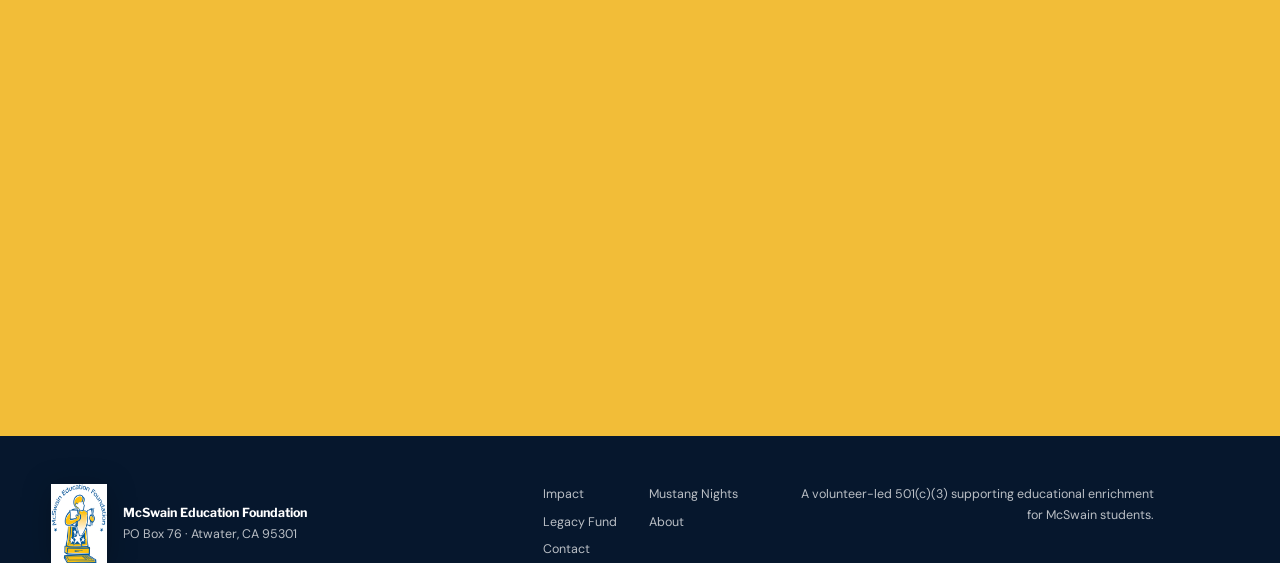
<file: site/contact.html>
<!doctype html><html lang="en"><head><meta charset="UTF-8"><meta name="viewport" content="width=device-width,initial-scale=1"><meta http-equiv="refresh" content="0;url=./#contact"><title>Contact · McSwain Education Foundation</title></head><body><p><a href="./#contact">Continue to Contact</a></p></body></html>
</file>
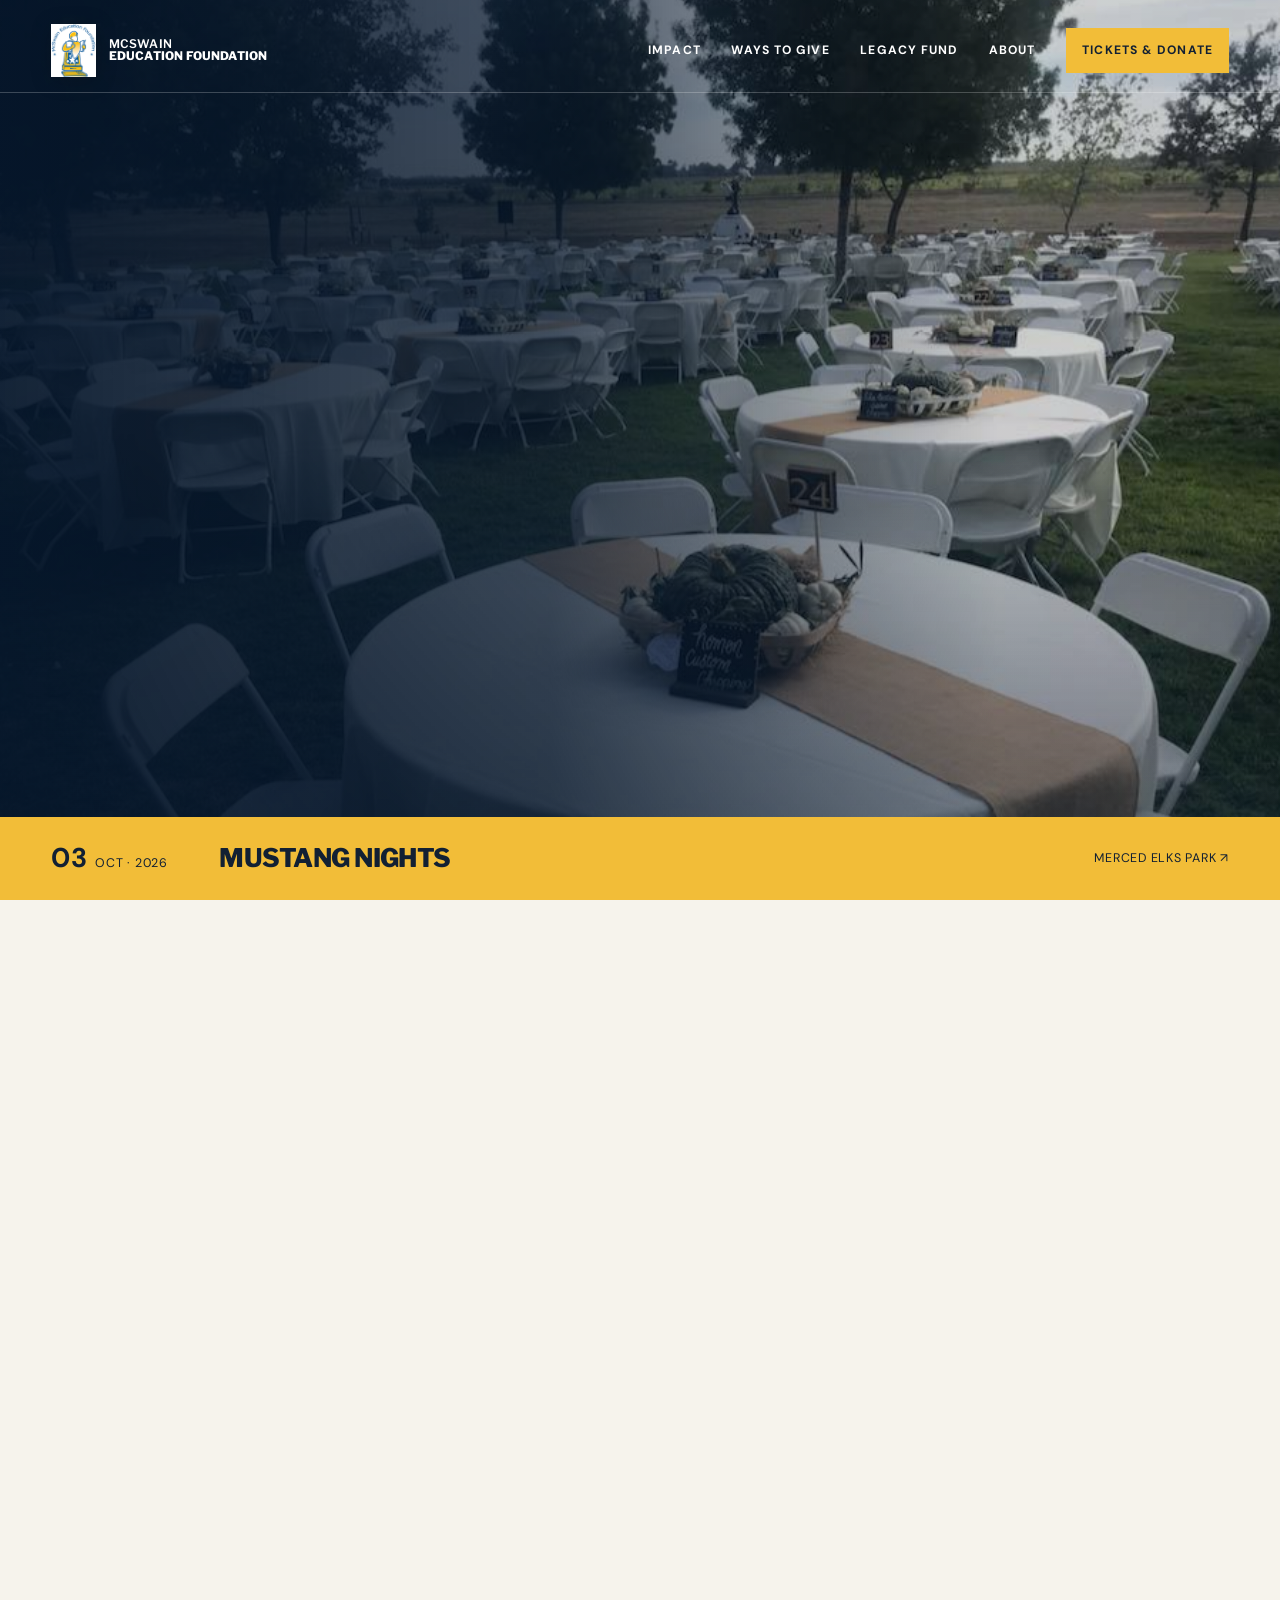
<file: site/dinner-menu.html>
<!doctype html><html lang="en"><head><meta charset="UTF-8"><meta name="viewport" content="width=device-width,initial-scale=1"><meta http-equiv="refresh" content="0;url=./#mustang-nights"><title>Dinner Menu · McSwain Education Foundation</title></head><body><p><a href="./#mustang-nights">Continue to Mustang Nights</a></p></body></html>
</file>
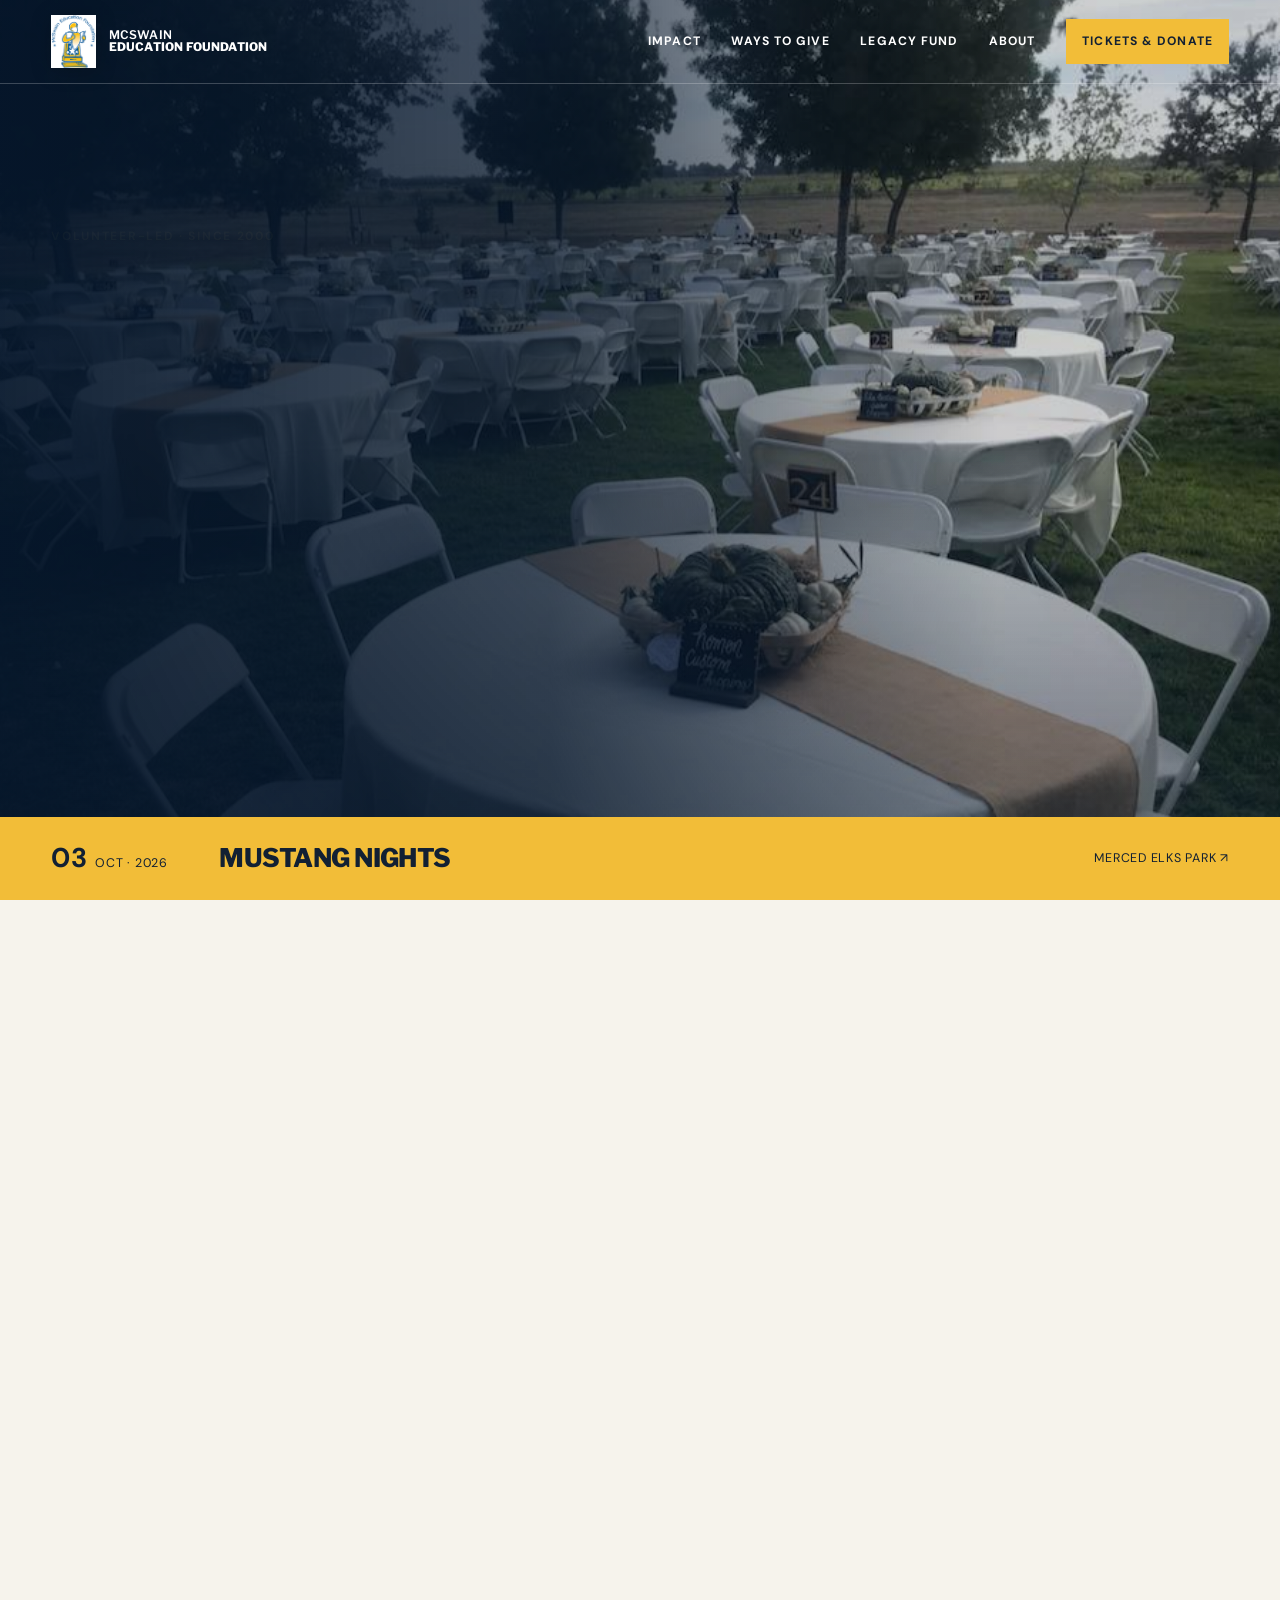
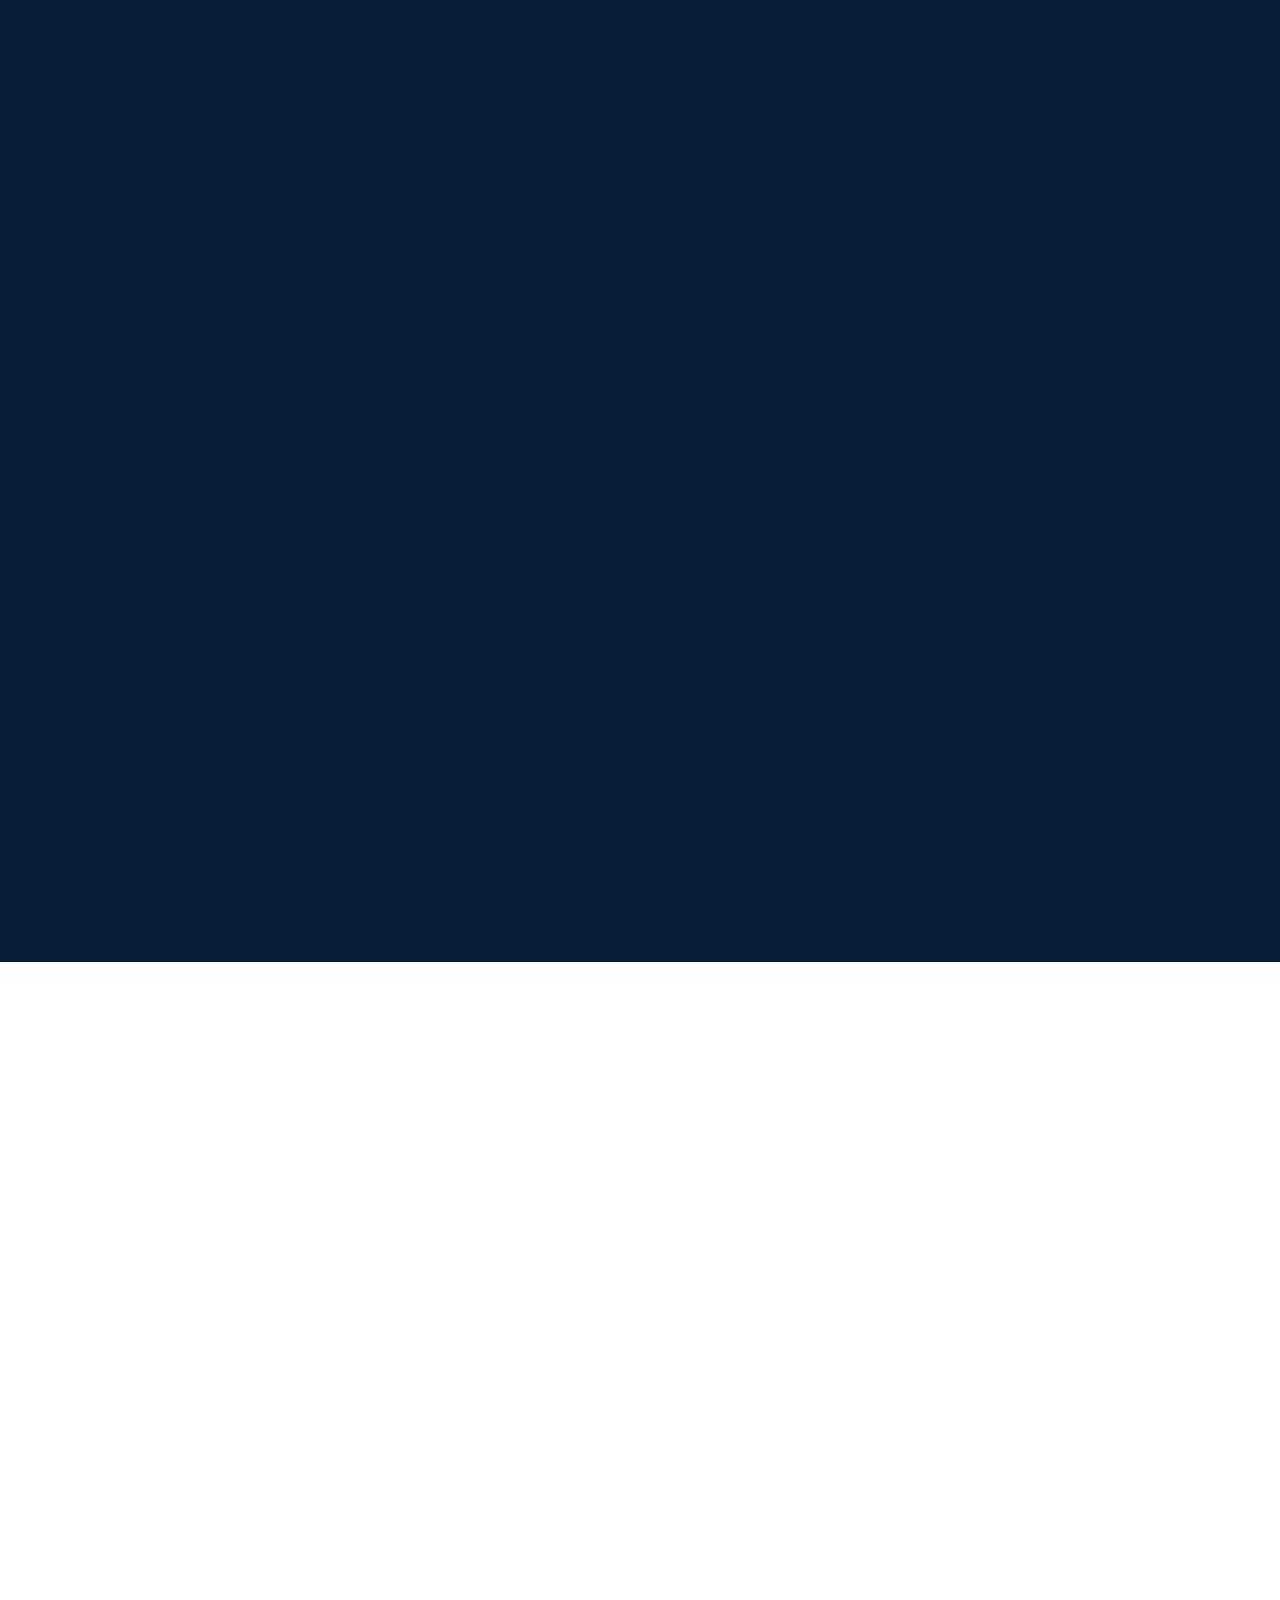
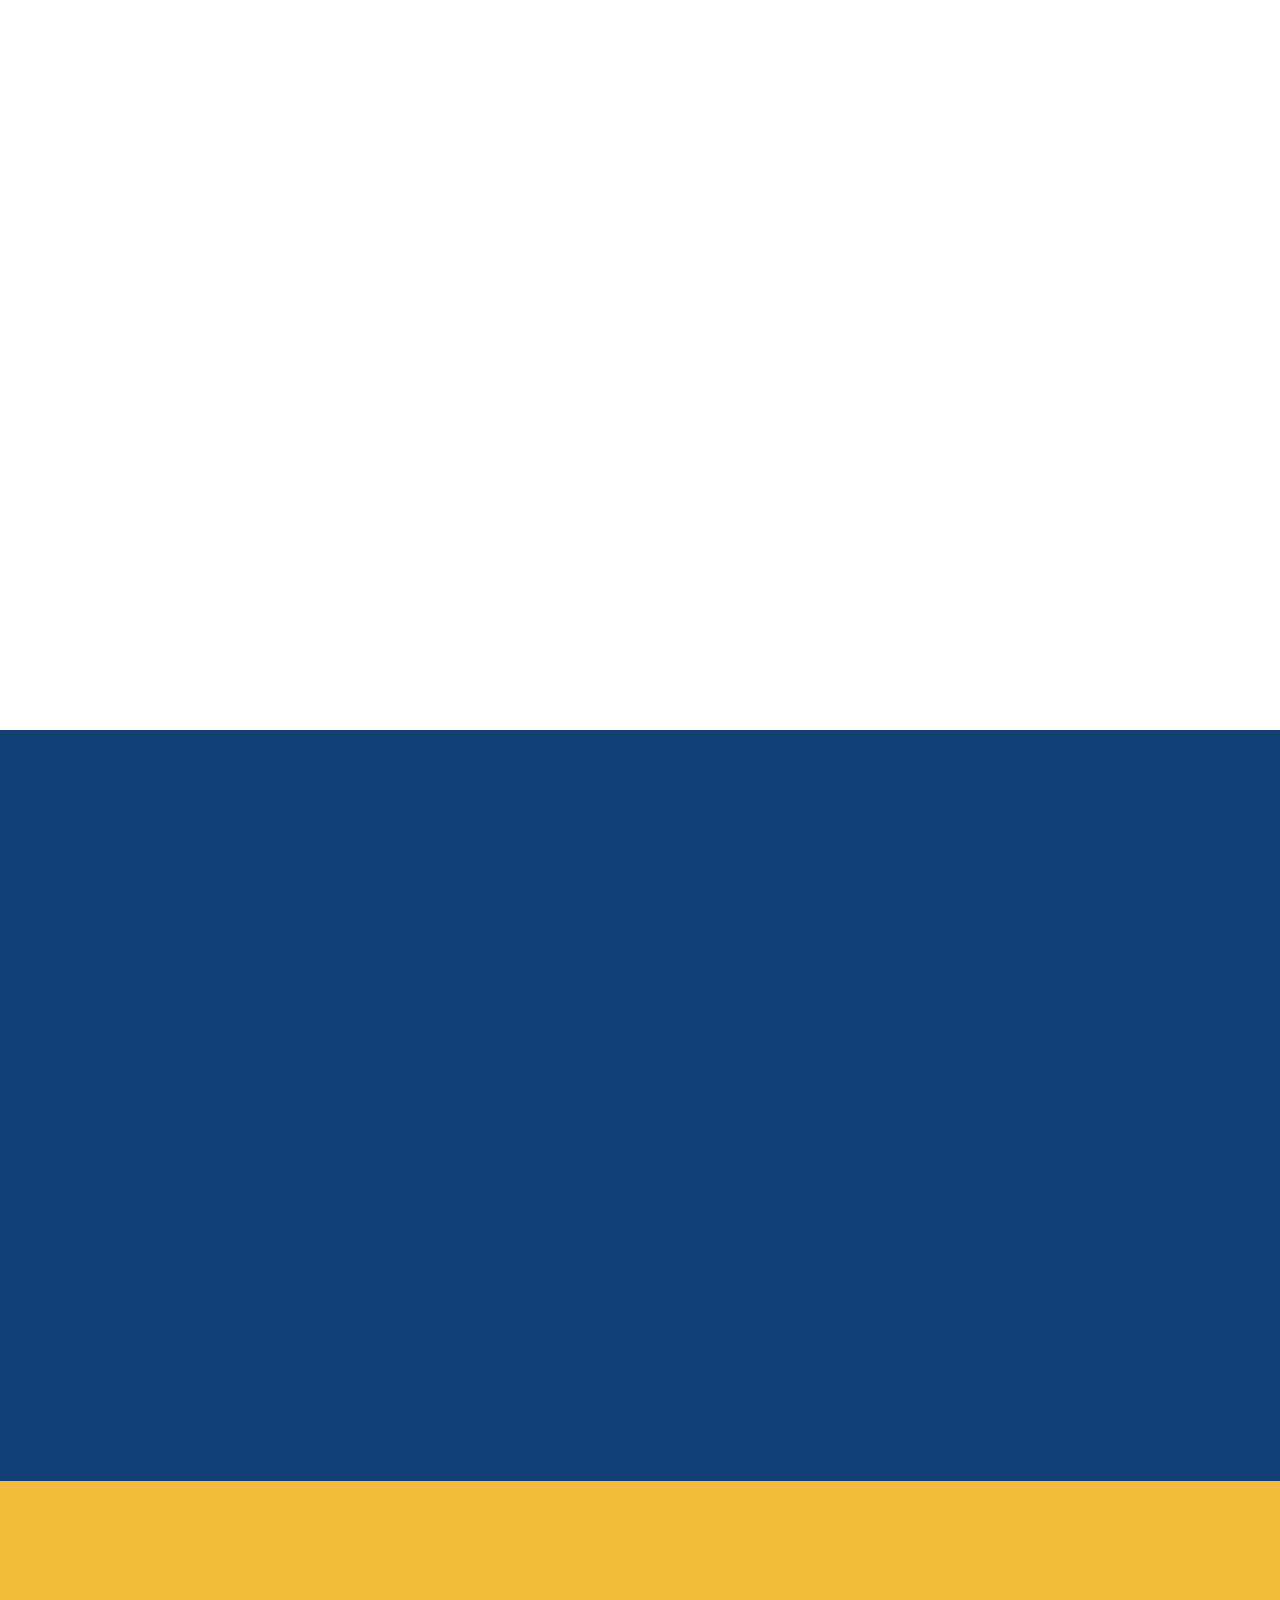
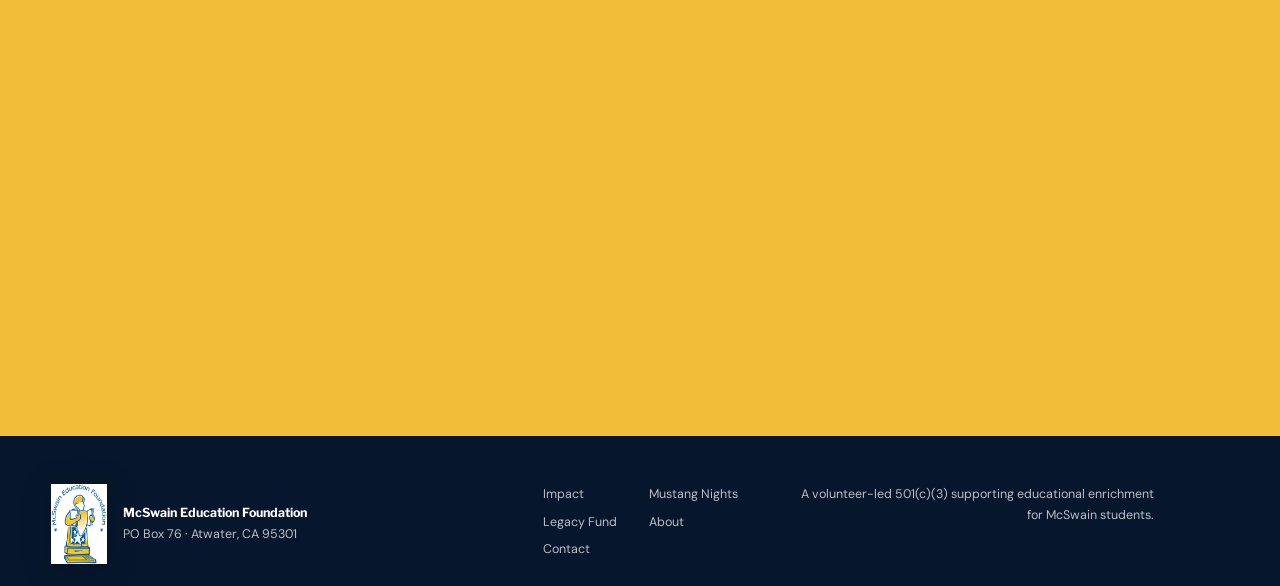
<file: site/legacy-fund.html>
<!doctype html><html lang="en"><head><meta charset="UTF-8"><meta name="viewport" content="width=device-width,initial-scale=1"><meta http-equiv="refresh" content="0;url=./#legacy"><title>Legacy Fund · McSwain Education Foundation</title></head><body><p><a href="./#legacy">Continue to the Legacy Fund</a></p></body></html>
</file>
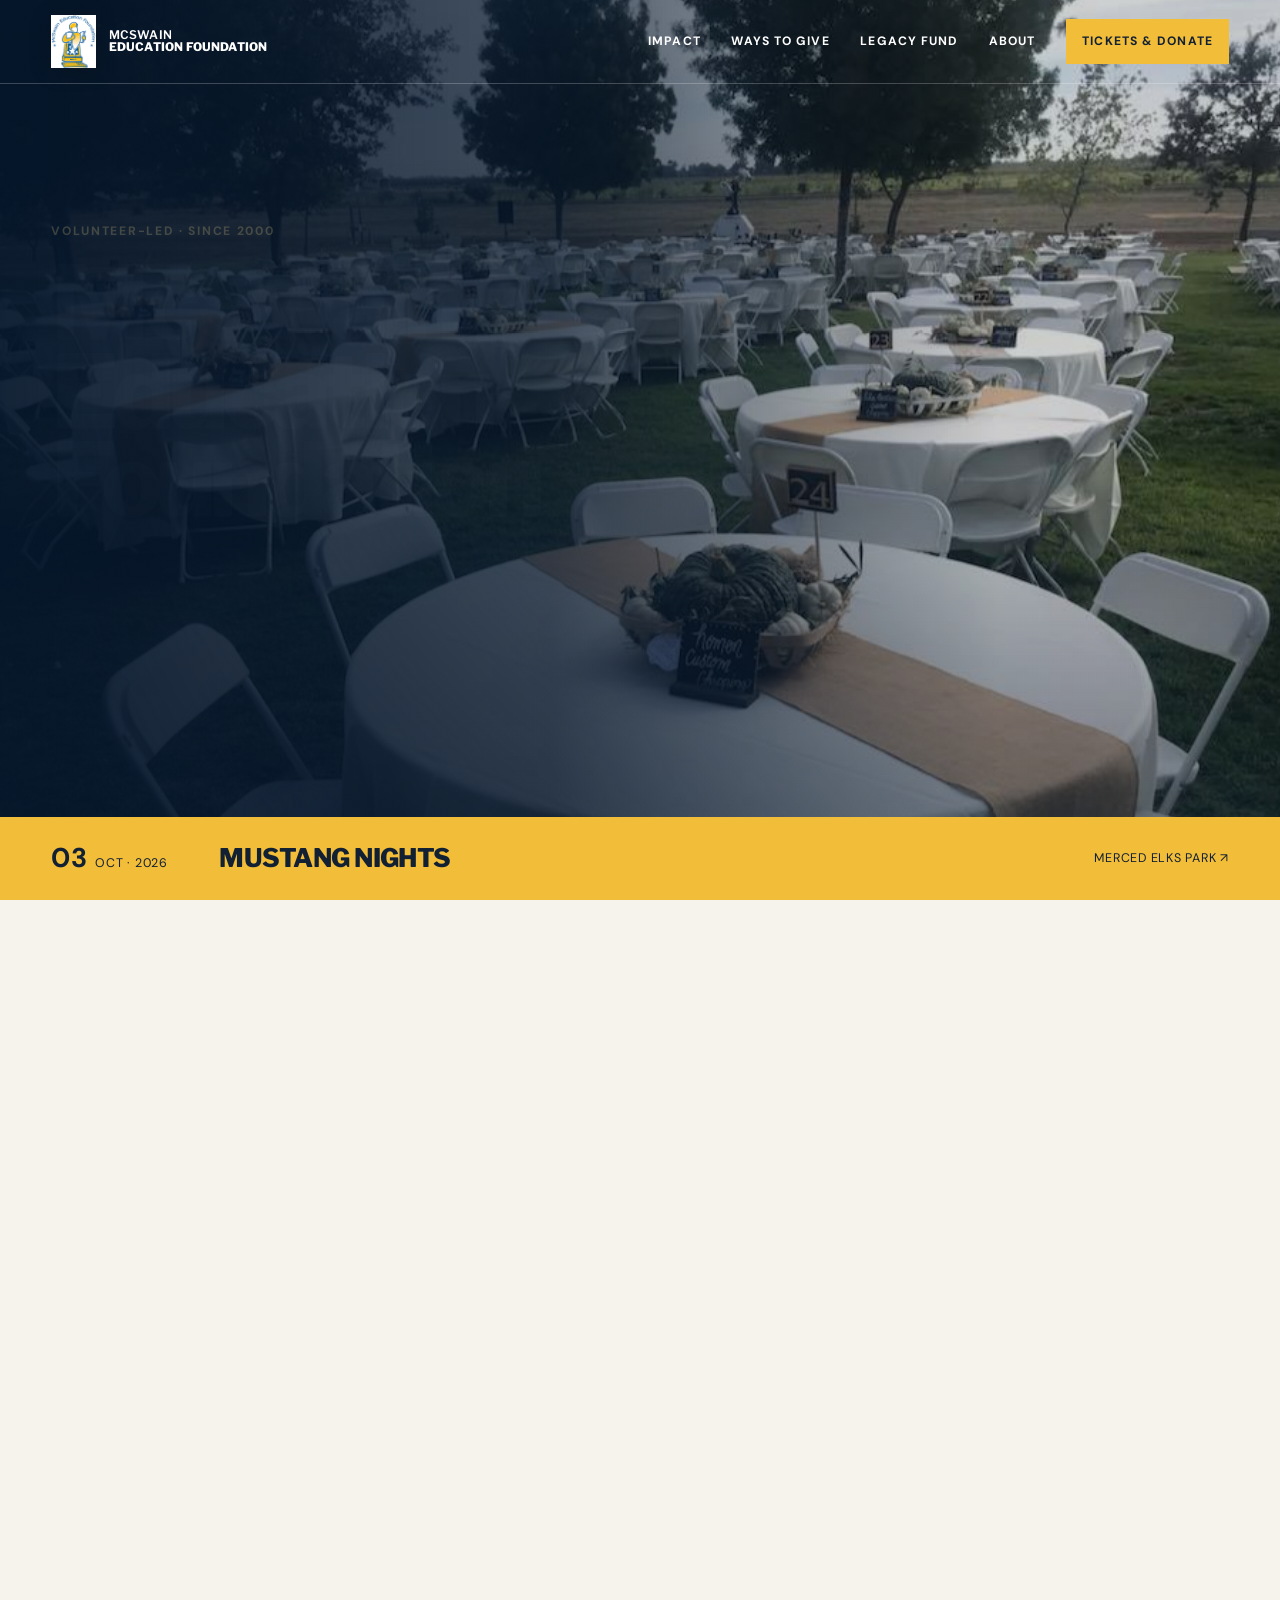
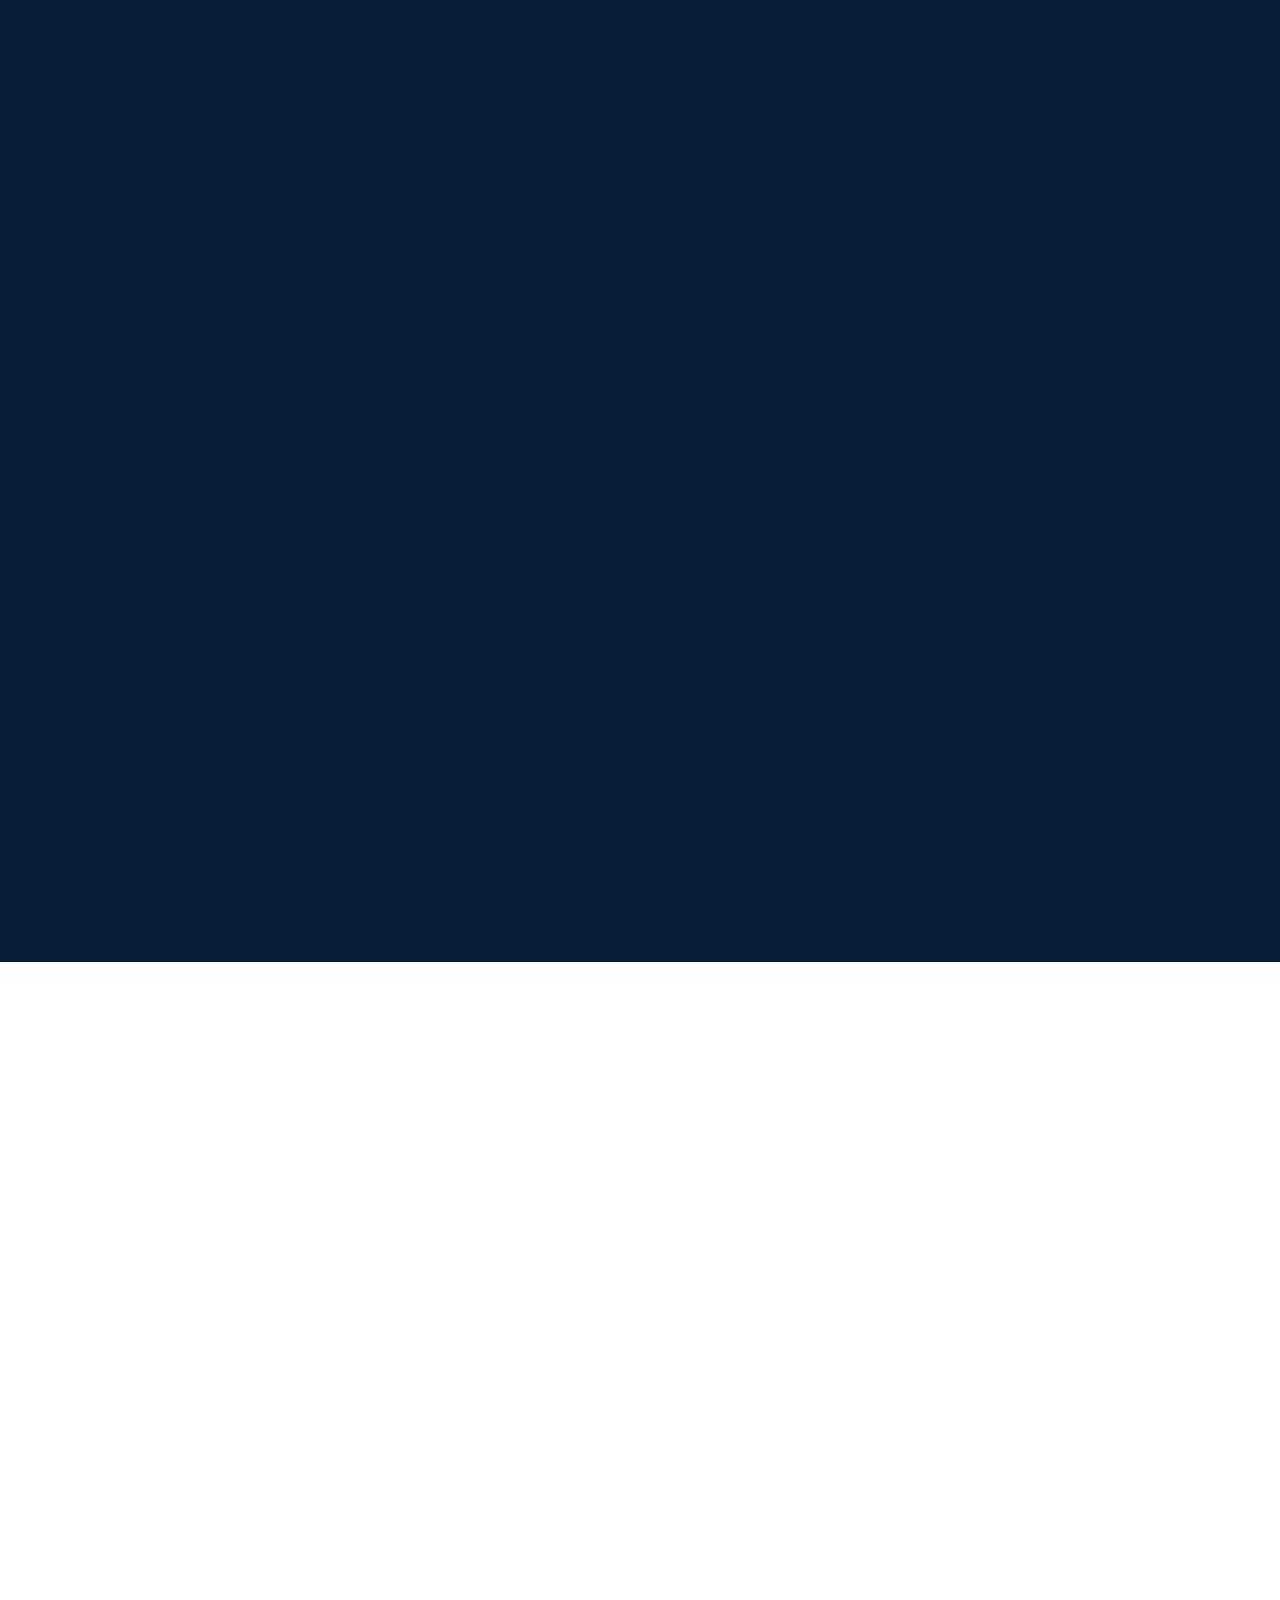
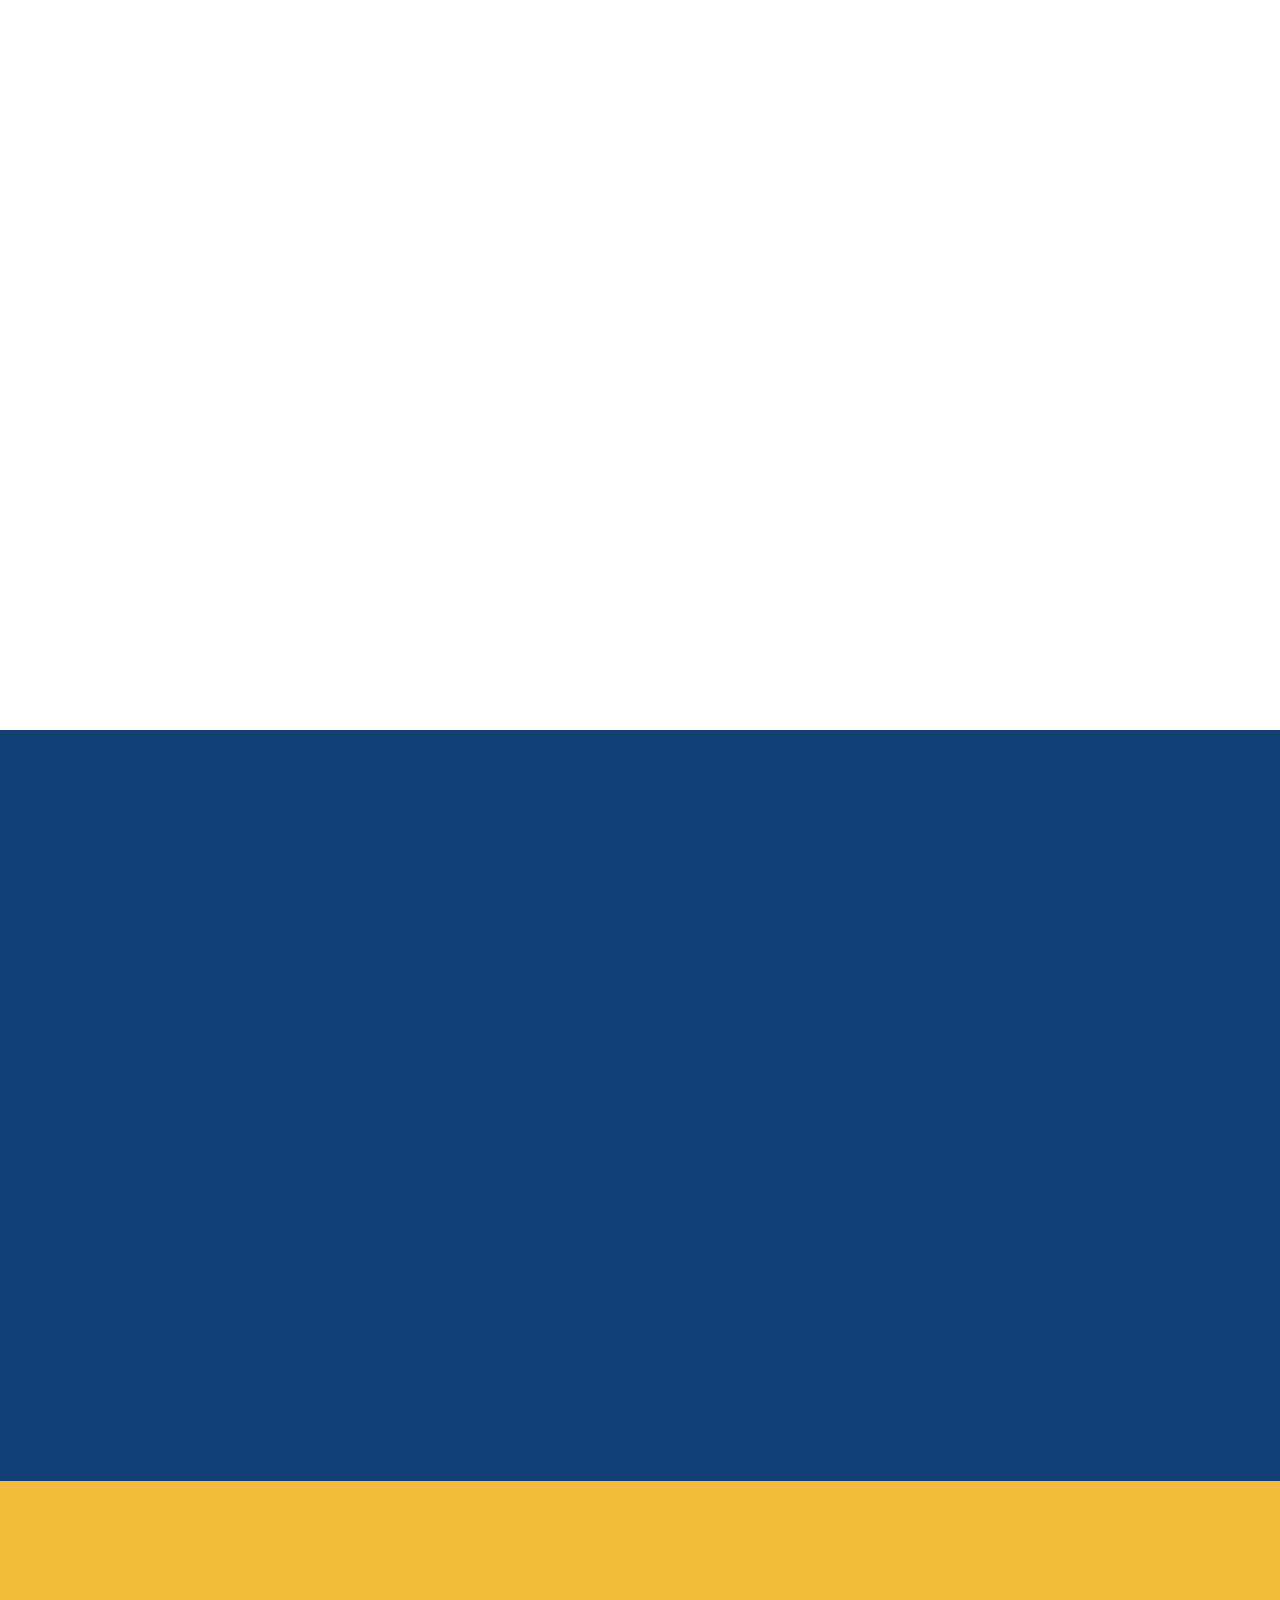
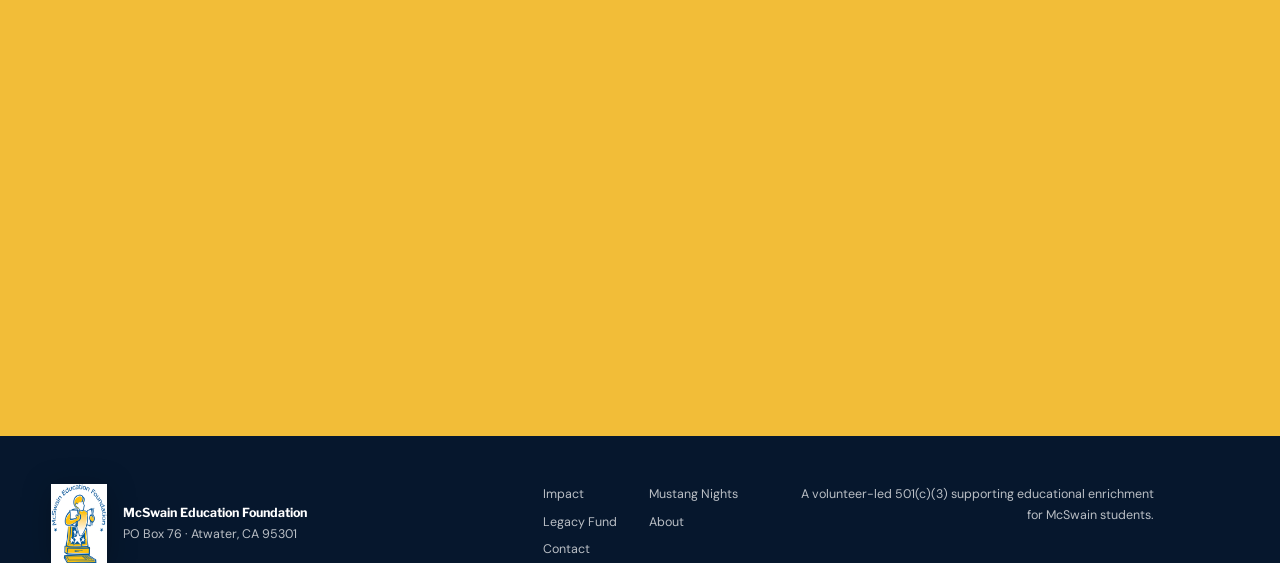
<file: site/news.html>
<!doctype html><html lang="en"><head><meta charset="UTF-8"><meta name="viewport" content="width=device-width,initial-scale=1"><meta http-equiv="refresh" content="0;url=./#news"><title>News · McSwain Education Foundation</title></head><body><p><a href="./#news">Continue to Foundation News</a></p></body></html>
</file>
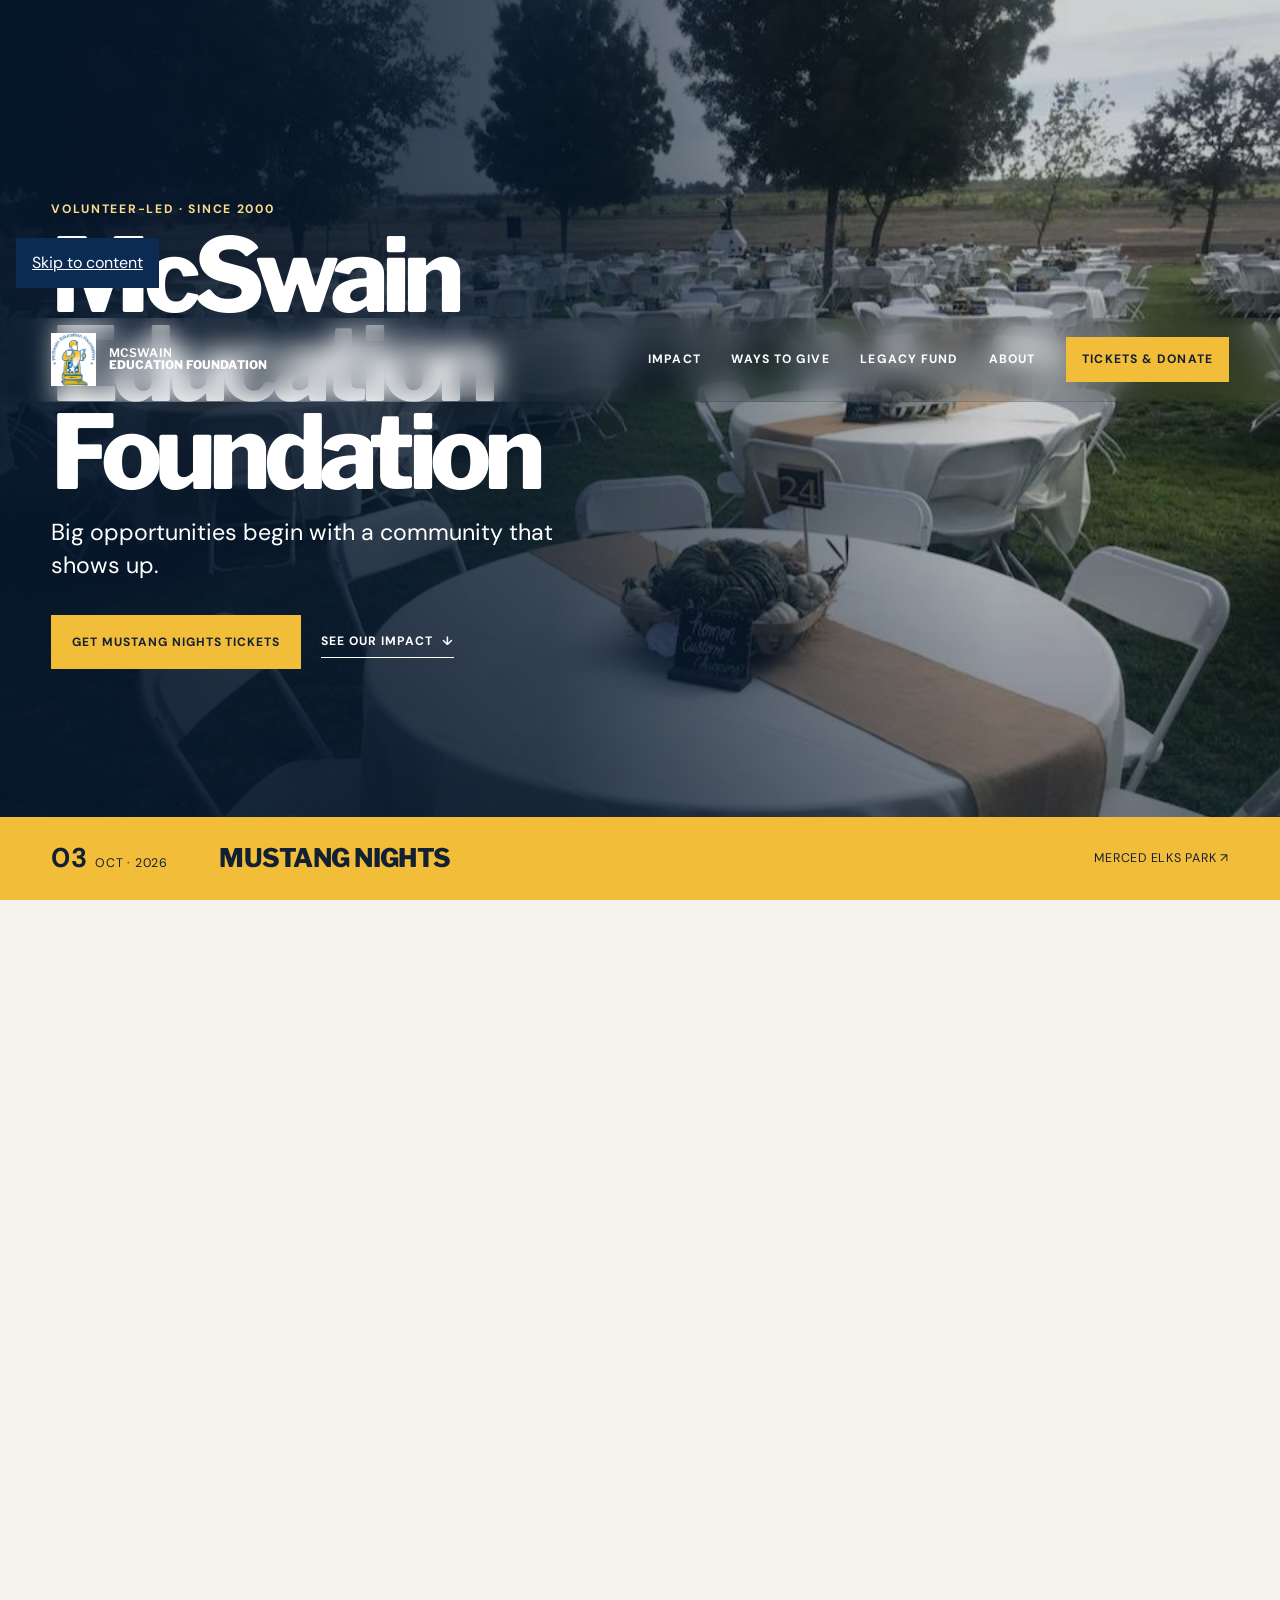
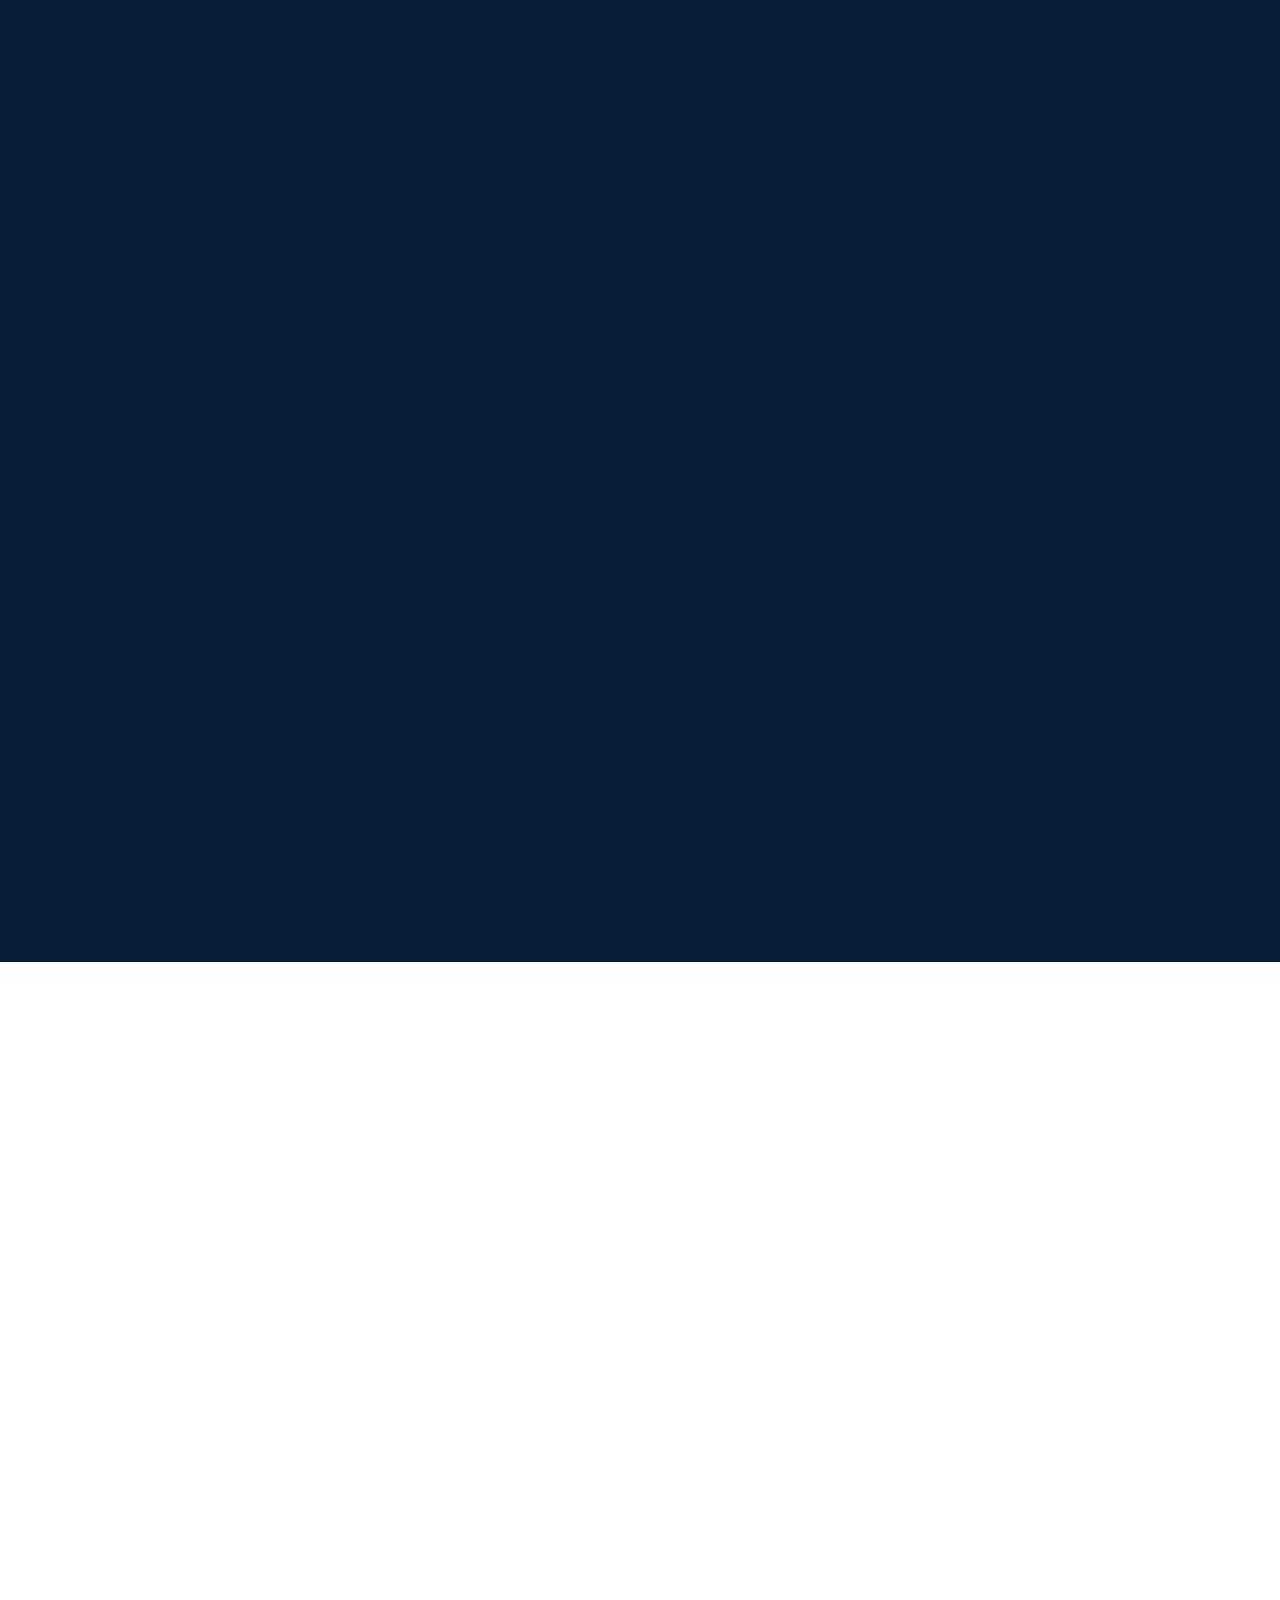
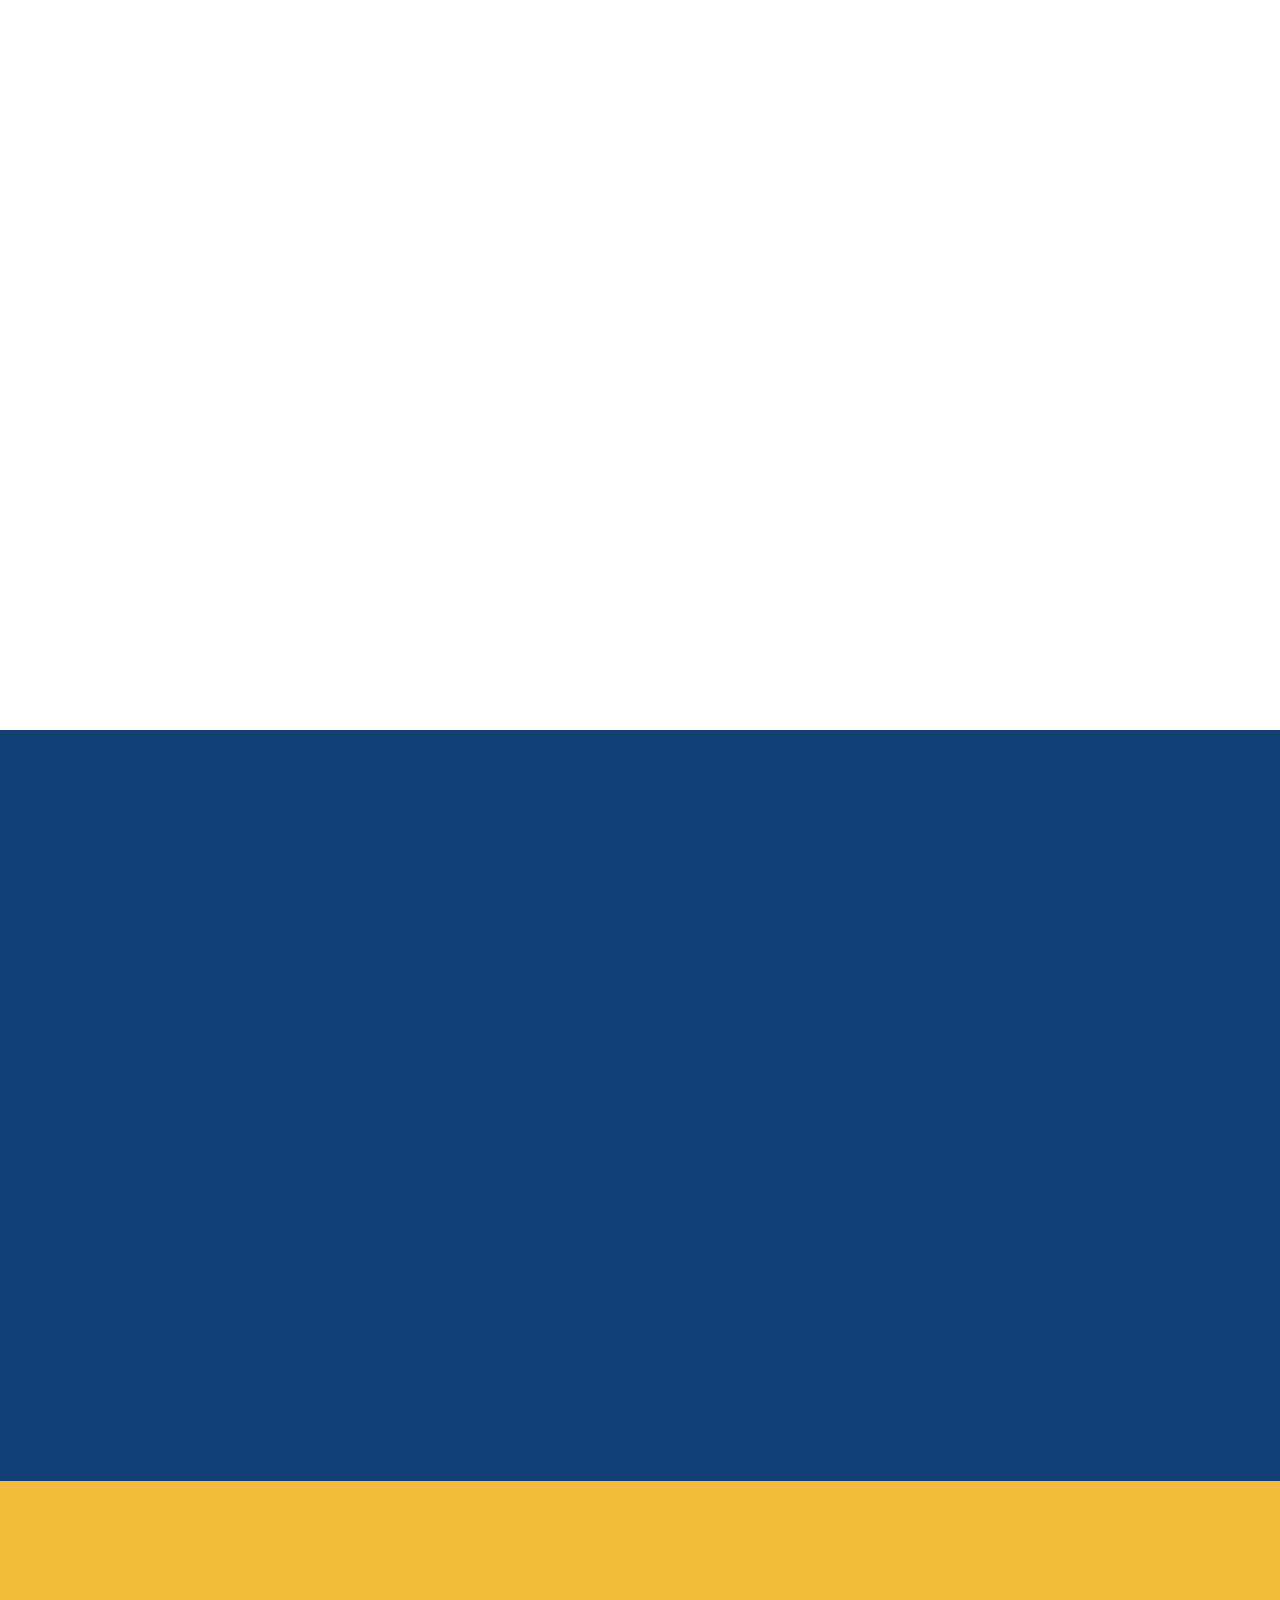
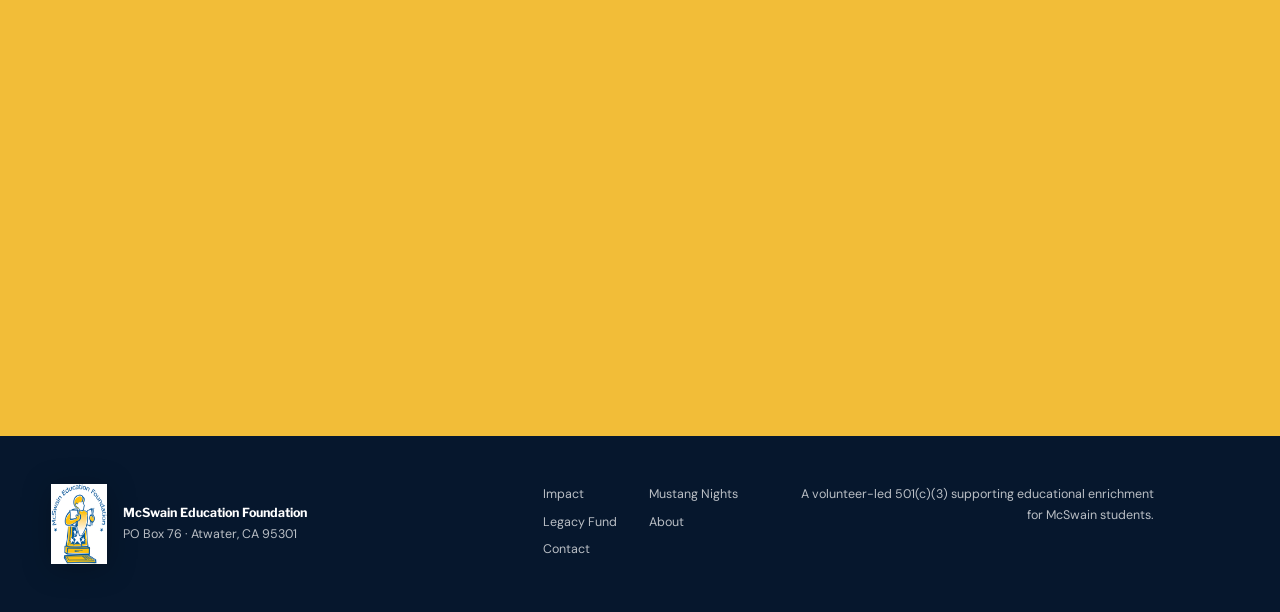
<file: site/our-board.html>
<!doctype html><html lang="en"><head><meta charset="UTF-8"><meta name="viewport" content="width=device-width,initial-scale=1"><meta http-equiv="refresh" content="0;url=./#about"><title>Our Board · McSwain Education Foundation</title></head><body><p><a href="./#about">Continue to Our Board</a></p></body></html>
</file>
<file: site/styles.css>
:root {
  --blue: #0b2b52;
  --blue-2: #123f76;
  --blue-3: #dce8f5;
  --gold: #f2bd38;
  --gold-soft: #f8dc8b;
  --ink: #122033;
  --muted: #5c6672;
  --paper: #f6f3ec;
  --white: #fff;
  --line: rgba(18, 32, 51, 0.16);
  --display: "Libre Franklin", Helvetica, Arial, sans-serif;
  --body: "DM Sans", Helvetica, Arial, sans-serif;
  --pad: clamp(1.35rem, 4vw, 4.75rem);
}

*, *::before, *::after { box-sizing: border-box; }
html { scroll-behavior: smooth; scroll-padding-top: 6rem; }
body {
  margin: 0;
  color: var(--ink);
  background: var(--paper);
  font-family: var(--body);
  font-size: 1rem;
  line-height: 1.65;
  -webkit-font-smoothing: antialiased;
}
body.menu-open { overflow: hidden; }
img { display: block; max-width: 100%; }
a { color: inherit; }
button, a { -webkit-tap-highlight-color: transparent; }
button { font: inherit; }

.skip-link {
  position: fixed;
  left: 1rem;
  top: -5rem;
  z-index: 100;
  padding: 0.75rem 1rem;
  color: var(--white);
  background: var(--blue);
}
.skip-link:focus { top: 1rem; }
.sr-only {
  position: absolute;
  width: 1px;
  height: 1px;
  padding: 0;
  margin: -1px;
  overflow: hidden;
  clip: rect(0, 0, 0, 0);
  white-space: nowrap;
  border: 0;
}

.site-header {
  position: fixed;
  inset: 0 0 auto;
  z-index: 30;
  display: flex;
  align-items: center;
  justify-content: space-between;
  min-height: 5.25rem;
  padding: 0.6rem var(--pad);
  color: var(--white);
  border-bottom: 1px solid rgba(255, 255, 255, 0.22);
  transition: background 220ms ease, color 220ms ease, min-height 220ms ease, box-shadow 220ms ease;
}
.site-header.is-scrolled,
.site-header.is-open {
  min-height: 4.6rem;
  color: var(--ink);
  background: rgba(246, 243, 236, 0.96);
  border-bottom-color: var(--line);
  box-shadow: 0 8px 28px rgba(11, 43, 82, 0.08);
  backdrop-filter: blur(14px);
}
.brand {
  display: inline-flex;
  align-items: center;
  gap: 0.8rem;
  color: inherit;
  font-family: var(--display);
  font-size: 0.74rem;
  font-weight: 600;
  line-height: 1.05;
  letter-spacing: 0.015em;
  text-decoration: none;
  text-transform: uppercase;
}
.brand img {
  width: 2.8rem;
  height: 3.3rem;
  object-fit: contain;
  filter: drop-shadow(0 3px 10px rgba(0,0,0,.18));
}
.brand span { max-width: 10rem; }
.brand strong { display: block; font-weight: 800; }
.site-nav { display: flex; align-items: center; gap: clamp(1rem, 2.4vw, 2.5rem); }
.site-nav a {
  font-size: 0.76rem;
  font-weight: 700;
  letter-spacing: 0.09em;
  text-decoration: none;
  text-transform: uppercase;
}
.site-nav a:not(.nav-cta) { position: relative; }
.site-nav a:not(.nav-cta)::after {
  position: absolute;
  right: 0;
  bottom: -0.5rem;
  left: 0;
  height: 2px;
  content: "";
  background: var(--gold);
  transform: scaleX(0);
  transform-origin: left;
  transition: transform 180ms ease;
}
.site-nav a:hover::after, .site-nav a:focus-visible::after { transform: scaleX(1); }
.nav-cta {
  padding: 0.78rem 1rem;
  color: var(--ink);
  background: var(--gold);
  transition: transform 180ms ease, background 180ms ease;
}
.nav-cta:hover { background: var(--gold-soft); transform: translateY(-2px); }
.menu-toggle { display: none; }

.hero {
  position: relative;
  display: grid;
  min-height: 100svh;
  color: var(--white);
  isolation: isolate;
  overflow: hidden;
}
.hero-media, .hero-shade { position: absolute; inset: 0; z-index: -2; }
.hero-media img {
  width: 100%;
  height: 100%;
  object-fit: cover;
  object-position: center 48%;
  animation: hero-drift 11s ease-out both;
}
.hero-shade {
  z-index: -1;
  background:
    linear-gradient(90deg, rgba(5, 22, 43, 0.94) 0%, rgba(5, 22, 43, 0.74) 43%, rgba(5, 22, 43, 0.2) 78%),
    linear-gradient(0deg, rgba(5, 22, 43, 0.52) 0%, transparent 50%);
}
.hero-content {
  align-self: center;
  width: min(100%, 78rem);
  padding: 8rem var(--pad) 10rem;
}
.hero-kicker { animation: rise-in 700ms 120ms ease-out both; }
.hero h1 {
  max-width: 12ch;
  margin: 0.3rem 0 1.25rem;
  font-family: var(--display);
  font-size: clamp(3.25rem, 8vw, 7.8rem);
  font-weight: 800;
  line-height: 0.86;
  letter-spacing: -0.065em;
  text-wrap: balance;
  animation: rise-in 800ms 210ms ease-out both;
}
.hero-promise {
  max-width: 36rem;
  margin: 0 0 2rem;
  font-size: clamp(1.08rem, 2vw, 1.45rem);
  line-height: 1.45;
  animation: rise-in 800ms 320ms ease-out both;
}
.hero-actions { display: flex; flex-wrap: wrap; align-items: center; gap: 1.25rem; animation: rise-in 800ms 410ms ease-out both; }
.event-ribbon {
  position: absolute;
  right: 0;
  bottom: 0;
  left: 0;
  display: grid;
  grid-template-columns: auto 1fr auto;
  gap: clamp(1rem, 4vw, 4rem);
  align-items: center;
  padding: 1.2rem var(--pad);
  color: var(--ink);
  background: var(--gold);
  font-size: 0.78rem;
  letter-spacing: 0.06em;
  text-decoration: none;
  text-transform: uppercase;
  transition: background 180ms ease;
}
.event-ribbon:hover { background: var(--gold-soft); }
.event-date strong { margin-right: 0.25rem; font-size: 1.7rem; }
.event-name { font-family: var(--display); font-size: clamp(1.1rem, 2vw, 1.65rem); font-weight: 800; letter-spacing: -0.02em; }
.event-place { text-align: right; }

.section-pad { padding: clamp(5rem, 10vw, 9rem) var(--pad); }
.section-label {
  font-size: 0.7rem;
  font-weight: 700;
  letter-spacing: 0.16em;
  text-transform: uppercase;
}
.section-label::before { display: inline-block; width: 2rem; height: 1px; margin: 0 0.7rem 0.25rem 0; content: ""; background: currentColor; }
.section-label-light { color: rgba(255, 255, 255, 0.72); }
.eyebrow {
  margin: 0 0 0.75rem;
  color: var(--blue-2);
  font-size: 0.76rem;
  font-weight: 700;
  letter-spacing: 0.14em;
  text-transform: uppercase;
}
.hero .eyebrow { color: var(--gold-soft); }
.eyebrow-gold { color: var(--gold); }
.intro {
  display: grid;
  grid-template-columns: minmax(8rem, 0.48fr) 1.3fr;
  gap: 3rem 6vw;
}
.intro-copy { max-width: 61rem; }
.intro h2, .section-heading h2, .about h2, .contact h2 {
  margin: 0;
  font-family: var(--display);
  font-size: clamp(2.35rem, 5vw, 5.2rem);
  font-weight: 700;
  line-height: 1.02;
  letter-spacing: -0.055em;
  text-wrap: balance;
}
.intro-copy > p:last-child {
  max-width: 42rem;
  margin: 1.7rem 0 0 auto;
  color: var(--muted);
  font-size: 1.08rem;
}
.impact-numbers {
  grid-column: 1 / -1;
  display: grid;
  grid-template-columns: repeat(3, 1fr);
  margin-top: clamp(2rem, 5vw, 5rem);
  border-top: 1px solid var(--line);
  border-bottom: 1px solid var(--line);
}
.impact-numbers div { padding: 2rem clamp(0.5rem, 3vw, 3rem); }
.impact-numbers div + div { border-left: 1px solid var(--line); }
.impact-numbers strong { display: block; color: var(--blue); font-family: var(--display); font-size: clamp(2.5rem, 6vw, 5.5rem); line-height: 1; letter-spacing: -0.06em; }
.impact-numbers span { display: block; margin-top: 0.6rem; color: var(--muted); font-size: 0.84rem; }

.event-feature {
  display: grid;
  grid-template-columns: minmax(0, 1.1fr) minmax(18rem, 0.65fr);
  gap: clamp(3rem, 8vw, 8rem);
  align-items: center;
  color: var(--white);
  background: var(--blue);
  overflow: hidden;
}
.event-feature h2, .legacy h2, .news h2 {
  margin: 0;
  font-family: var(--display);
  font-size: clamp(3.7rem, 8vw, 8rem);
  font-weight: 800;
  line-height: 0.88;
  letter-spacing: -0.07em;
}
.event-feature .section-label { margin-bottom: clamp(3rem, 8vw, 8rem); }
.event-lede { max-width: 38rem; color: rgba(255,255,255,.8); font-size: clamp(1.1rem, 2vw, 1.45rem); }
.event-details { display: grid; grid-template-columns: repeat(3, auto); gap: 1rem; max-width: 46rem; margin: 2.8rem 0; }
.event-details div { padding-top: 0.8rem; border-top: 1px solid rgba(255,255,255,.25); }
.event-details dt { color: var(--gold); font-size: 0.7rem; font-weight: 700; letter-spacing: 0.12em; text-transform: uppercase; }
.event-details dd { margin: 0.35rem 0 0; font-weight: 600; line-height: 1.4; }
.button-row, .contact-actions { display: flex; flex-wrap: wrap; gap: 1rem; align-items: center; }
.button {
  display: inline-flex;
  align-items: center;
  justify-content: center;
  min-height: 3.35rem;
  padding: 0.8rem 1.25rem;
  border: 1px solid transparent;
  border-radius: 0;
  font-size: 0.75rem;
  font-weight: 700;
  letter-spacing: 0.08em;
  line-height: 1.2;
  text-decoration: none;
  text-transform: uppercase;
  cursor: pointer;
  transition: transform 180ms ease, color 180ms ease, background 180ms ease;
}
.button:hover { transform: translateY(-3px); }
.button-gold { color: var(--ink); background: var(--gold); }
.button-gold:hover { background: var(--gold-soft); }
.button-outline { color: var(--white); background: transparent; border-color: rgba(255,255,255,.5); }
.button-outline:hover { color: var(--ink); background: var(--white); }
.button-blue { color: var(--white); background: var(--blue); }
.button-blue:hover { background: var(--blue-2); }
.text-link {
  display: inline-flex;
  gap: 0.55rem;
  align-items: center;
  padding: 0.35rem 0;
  border-bottom: 1px solid currentColor;
  font-size: 0.76rem;
  font-weight: 700;
  letter-spacing: 0.08em;
  text-decoration: none;
  text-transform: uppercase;
}
.text-link span { transition: transform 180ms ease; }
.text-link:hover span { transform: translate(3px, -3px); }
.text-link-light { color: var(--white); }
.event-poster { position: relative; margin: 0; }
.event-poster::before { position: absolute; inset: -1.5rem 1.5rem 1.5rem -1.5rem; z-index: -1; content: ""; border: 1px solid rgba(242,189,56,.7); }
.event-poster img { width: min(100%, 29rem); margin-inline: auto; box-shadow: 0 30px 70px rgba(0,0,0,.4); transform: rotate(1.5deg); }
.event-poster figcaption { margin-top: 1.5rem; color: rgba(255,255,255,.58); font-size: 0.7rem; letter-spacing: 0.12em; text-align: center; text-transform: uppercase; }

.photo-story {
  display: grid;
  grid-template-columns: 1.3fr 0.7fr;
  background: var(--paper);
}
.photo { position: relative; min-height: 24rem; margin: 0; overflow: hidden; }
.photo-wide { grid-row: span 2; min-height: 48rem; }
.photo img { width: 100%; height: 100%; object-fit: cover; transition: transform 700ms cubic-bezier(.2,.7,.2,1); }
.photo:hover img { transform: scale(1.035); }
.photo figcaption { position: absolute; right: 1.5rem; bottom: 1.5rem; left: 1.5rem; color: var(--white); font-family: var(--display); font-size: clamp(1.2rem, 3vw, 2.2rem); font-weight: 700; line-height: 1.1; text-shadow: 0 2px 18px rgba(0,0,0,.7); }

.give { display: grid; grid-template-columns: minmax(8rem,.48fr) 1.3fr; gap: 3rem 6vw; }
.section-heading { max-width: 60rem; }
.give-list { grid-column: 1 / -1; margin-top: clamp(2rem, 6vw, 5rem); border-top: 1px solid var(--line); }
.give-item {
  display: grid;
  grid-template-columns: 4rem minmax(0, 1fr) auto;
  gap: 1.5rem 3vw;
  align-items: center;
  padding: 2rem 0;
  border-bottom: 1px solid var(--line);
}
.give-number { color: var(--blue-2); font-size: 0.7rem; font-weight: 700; letter-spacing: .12em; }
.give-item h3 { margin: 0 0 .3rem; font-family: var(--display); font-size: clamp(1.6rem, 3vw, 2.6rem); line-height: 1; letter-spacing: -.04em; }
.give-item p { max-width: 46rem; margin: 0; color: var(--muted); }
.give-item > a { color: var(--blue-2); font-size: .74rem; font-weight: 700; letter-spacing: .08em; text-decoration: none; text-transform: uppercase; }
.give-item > a span { display: inline-block; transition: transform 180ms ease; }
.give-item > a:hover span { transform: translate(3px,-3px); }

.legacy {
  position: relative;
  display: grid;
  grid-template-columns: minmax(15rem, .7fr) minmax(0, 1.3fr);
  gap: clamp(3rem, 8vw, 8rem);
  color: var(--white);
  background: #071e39;
}
.legacy-mark { display: grid; place-items: center; min-height: 34rem; background: radial-gradient(circle, rgba(242,189,56,.15), transparent 58%); }
.legacy-mark img { width: min(72%, 21rem); filter: drop-shadow(0 22px 50px rgba(0,0,0,.3)); }
.legacy-copy .section-label { margin-bottom: clamp(3rem, 7vw, 7rem); }
.legacy-copy h2 { margin-bottom: 2rem; }
.legacy-copy > p:not(.eyebrow) { max-width: 43rem; color: rgba(255,255,255,.74); }
.legacy-copy .button { margin-top: 1.5rem; }
.donor-roll { grid-column: 1/-1; border-top: 1px solid rgba(255,255,255,.2); border-bottom: 1px solid rgba(255,255,255,.2); }
.donor-roll summary, .history summary { display: flex; justify-content: space-between; align-items: center; padding: 1.5rem 0; font-family: var(--display); font-size: 1.2rem; font-weight: 700; cursor: pointer; list-style: none; }
.donor-roll summary::-webkit-details-marker, .history summary::-webkit-details-marker { display: none; }
.donor-roll summary span, .history summary span { font-size: 1.8rem; font-weight: 400; transition: transform 180ms ease; }
.donor-roll[open] summary span, .history[open] summary span { transform: rotate(45deg); }
.donor-columns { display: grid; grid-template-columns: repeat(2,1fr); gap: 4rem; padding: 1rem 0 3rem; }
.donor-columns h3 { color: var(--gold); font-size: .75rem; letter-spacing: .12em; text-transform: uppercase; }
.donor-columns p { color: rgba(255,255,255,.67); columns: 2; column-gap: 2rem; font-size: .9rem; }

.about { background: var(--white); }
.about-grid { display: grid; grid-template-columns: 1.2fr .8fr; gap: 3rem 8vw; margin-top: clamp(3rem,8vw,7rem); }
.about-body { padding-top: .6rem; color: var(--muted); font-size: 1.04rem; }
.tax-id { color: var(--blue-2); font-size: .75rem; font-weight: 700; letter-spacing: .11em; text-transform: uppercase; }
.board { display: grid; grid-template-columns: .8fr 1.2fr; gap: 3rem 8vw; margin-top: clamp(5rem,10vw,10rem); padding-top: 2rem; border-top: 1px solid var(--line); }
.board h3 { margin: 0; font-family: var(--display); font-size: clamp(2rem,4vw,3.6rem); letter-spacing: -.05em; }
.board-intro p { color: var(--muted); }
.board-list { display: grid; grid-template-columns: repeat(2,1fr); gap: 0; margin: 0; padding: 0; list-style: none; border-top: 1px solid var(--line); }
.board-list li { display: flex; flex-direction: column; padding: 1rem 0; border-bottom: 1px solid var(--line); }
.board-list li:nth-child(odd) { padding-right: 1.5rem; }
.board-list li:nth-child(even) { padding-left: 1.5rem; border-left: 1px solid var(--line); }
.board-list strong { font-family: var(--display); }
.board-list span { color: var(--muted); font-size: .76rem; }
.history { margin-top: clamp(4rem,8vw,8rem); border-top: 1px solid var(--line); border-bottom: 1px solid var(--line); }
.history-grid { display: grid; grid-template-columns: repeat(3,1fr); gap: 0 2.5rem; padding-bottom: 2rem; }
.history-grid p { display: grid; grid-template-columns: 3.6rem 1fr; gap: .5rem; margin: 0; padding: .85rem 0; color: var(--muted); border-top: 1px solid var(--line); font-size: .85rem; }
.history-grid strong { color: var(--blue-2); }

.news { display: grid; grid-template-columns: .85fr 1.15fr; gap: clamp(3rem,8vw,8rem); align-items: center; color: var(--white); background: var(--blue-2); }
.news-art { display: flex; align-items: flex-end; gap: 1.2rem; }
.news-art span { color: var(--gold); font-family: var(--display); font-size: clamp(9rem,25vw,24rem); font-weight: 800; line-height: .72; letter-spacing: -.12em; }
.news-art small { padding-bottom: .5rem; font-family: var(--display); font-size: 1rem; font-weight: 700; line-height: 1.1; text-transform: uppercase; }
.news-copy .section-label { margin-bottom: clamp(2.5rem,6vw,6rem); }
.news h2 { max-width: 10ch; margin-bottom: 1.5rem; font-size: clamp(3rem,6vw,6.5rem); }
.news-copy > p:not(.eyebrow) { max-width: 35rem; color: rgba(255,255,255,.75); }
.news .button { margin-top: 1.2rem; }

.contact { display: grid; grid-template-columns: minmax(8rem,.48fr) 1.3fr; gap: 3rem 6vw; background: var(--gold); }
.contact-inner { max-width: 65rem; }
.contact .eyebrow { color: var(--ink); }
.contact-actions { margin-top: 2.5rem; }

.site-footer {
  display: grid;
  grid-template-columns: 1fr auto 1fr;
  gap: 3rem;
  align-items: start;
  padding: 3rem var(--pad);
  color: rgba(255,255,255,.72);
  background: #06172d;
  font-size: .78rem;
}
.footer-brand { display: flex; gap: 1rem; align-items: center; }
.footer-brand img { width: 3.5rem; filter: drop-shadow(0 4px 14px rgba(0,0,0,.25)); }
.footer-brand p { margin: 0; }
.footer-brand strong { color: var(--white); font-family: var(--display); }
.site-footer nav { display: grid; grid-template-columns: repeat(2,auto); gap: .45rem 2rem; }
.site-footer nav a { text-decoration: none; }
.site-footer nav a:hover { color: var(--gold); }
.footer-note { max-width: 23rem; margin: 0; text-align: right; }

.menu-dialog {
  width: min(62rem, calc(100% - 2rem));
  max-height: calc(100svh - 2rem);
  padding: 0;
  color: var(--ink);
  background: var(--paper);
  border: 0;
  box-shadow: 0 40px 100px rgba(0,0,0,.4);
}
.menu-dialog::backdrop { background: rgba(5,22,43,.82); backdrop-filter: blur(5px); }
.dialog-layout { display: grid; grid-template-columns: .75fr 1.25fr; }
.dialog-layout > img { width: 100%; height: 100%; object-fit: cover; }
.dialog-layout > div { padding: clamp(2rem,5vw,5rem); }
.dialog-layout h2 { margin: 0 0 1.2rem; font-family: var(--display); font-size: clamp(2.4rem,5vw,4.5rem); line-height: .95; letter-spacing: -.055em; }
.dialog-layout ul { margin: 0 0 2rem; padding-left: 1.2rem; }
.dialog-close { position: absolute; top: .75rem; right: .75rem; z-index: 2; width: 2.5rem; height: 2.5rem; color: var(--white); background: var(--blue); border: 0; border-radius: 50%; font-size: 1.5rem; line-height: 1; cursor: pointer; }

.reveal { opacity: 0; transform: translateY(24px); transition: opacity 700ms ease, transform 700ms cubic-bezier(.2,.7,.2,1); }
.reveal.is-visible { opacity: 1; transform: none; }

@keyframes hero-drift { from { transform: scale(1.07); } to { transform: scale(1); } }
@keyframes rise-in { from { opacity: 0; transform: translateY(28px); } to { opacity: 1; transform: none; } }

@media (max-width: 900px) {
  .menu-toggle { position: relative; display: block; width: 2.8rem; height: 2.8rem; padding: 0; color: inherit; background: transparent; border: 0; cursor: pointer; }
  .menu-toggle > span:not(.sr-only) { position: absolute; left: .55rem; width: 1.7rem; height: 2px; background: currentColor; transition: transform 180ms ease, top 180ms ease; }
  .menu-toggle > span:first-child { top: 1rem; }
  .menu-toggle > span:nth-child(2) { top: 1.65rem; }
  .site-header.is-open .menu-toggle > span:first-child { top: 1.35rem; transform: rotate(45deg); }
  .site-header.is-open .menu-toggle > span:nth-child(2) { top: 1.35rem; transform: rotate(-45deg); }
  .site-nav { position: absolute; top: 100%; right: 0; left: 0; display: grid; gap: 0; padding: .5rem var(--pad) 1.5rem; color: var(--ink); background: var(--paper); border-bottom: 1px solid var(--line); box-shadow: 0 15px 30px rgba(11,43,82,.1); opacity: 0; pointer-events: none; transform: translateY(-10px); transition: opacity 180ms ease, transform 180ms ease; }
  .site-nav a { padding: .8rem 0; }
  .site-nav .nav-cta { margin-top: .5rem; padding: .9rem 1rem; text-align: center; }
  .site-header.is-open .site-nav { opacity: 1; pointer-events: auto; transform: none; }
  .intro, .give, .contact { grid-template-columns: 1fr; }
  .intro-copy, .section-heading, .contact-inner { grid-column: 1; }
  .give-list { grid-column: 1; }
  .event-feature, .legacy, .about-grid, .board, .news { grid-template-columns: 1fr; }
  .event-poster img { width: min(85%, 27rem); }
  .photo-wide { min-height: 38rem; }
  .legacy-mark { min-height: 22rem; }
  .legacy-copy { max-width: 50rem; }
  .donor-roll { grid-column: 1; }
  .news-art span { font-size: clamp(10rem,45vw,22rem); }
  .site-footer { grid-template-columns: 1fr 1fr; }
  .footer-note { grid-column: 1/-1; text-align: left; }
}

@media (max-width: 620px) {
  .site-header { min-height: 4.65rem; }
  .brand img { width: 2.35rem; height: 2.8rem; }
  .brand span { font-size: .63rem; }
  .hero { min-height: 46rem; }
  .hero-content { align-self: start; padding-top: 9.5rem; padding-bottom: 9rem; }
  .hero h1 { font-size: clamp(3rem,15vw,5rem); }
  .hero-shade { background: linear-gradient(90deg,rgba(5,22,43,.94),rgba(5,22,43,.52)), linear-gradient(0deg,rgba(5,22,43,.6),transparent); }
  .hero-actions { align-items: flex-start; flex-direction: column; }
  .event-ribbon { grid-template-columns: 1fr auto; gap: .1rem 1rem; }
  .event-name { grid-row: 1; grid-column: 1; }
  .event-date { grid-row: 2; grid-column: 1; }
  .event-place { grid-row: 1/3; grid-column: 2; }
  .impact-numbers { grid-template-columns: 1fr; }
  .impact-numbers div + div { border-top: 1px solid var(--line); border-left: 0; }
  .event-details { grid-template-columns: 1fr 1fr; }
  .event-details div:last-child { grid-column: 1/-1; }
  .photo-story { grid-template-columns: 1fr; }
  .photo, .photo-wide { grid-row: auto; min-height: 21rem; }
  .give-item { grid-template-columns: 2.5rem 1fr; }
  .give-item > a { grid-column: 2; }
  .donor-columns { grid-template-columns: 1fr; gap: 2rem; }
  .donor-columns p { columns: 1; }
  .board-list { grid-template-columns: 1fr; }
  .board-list li:nth-child(odd), .board-list li:nth-child(even) { padding-inline: 0; border-left: 0; }
  .history-grid { grid-template-columns: 1fr; }
  .news-art span { font-size: 46vw; }
  .dialog-layout { grid-template-columns: 1fr; }
  .dialog-layout > img { display: none; }
  .site-footer { grid-template-columns: 1fr; }
  .footer-note { grid-column: auto; }
}

@media (prefers-reduced-motion: reduce) {
  html { scroll-behavior: auto; }
  *, *::before, *::after { animation-duration: .01ms !important; animation-iteration-count: 1 !important; transition-duration: .01ms !important; }
  .reveal { opacity: 1; transform: none; }
}
</file>
